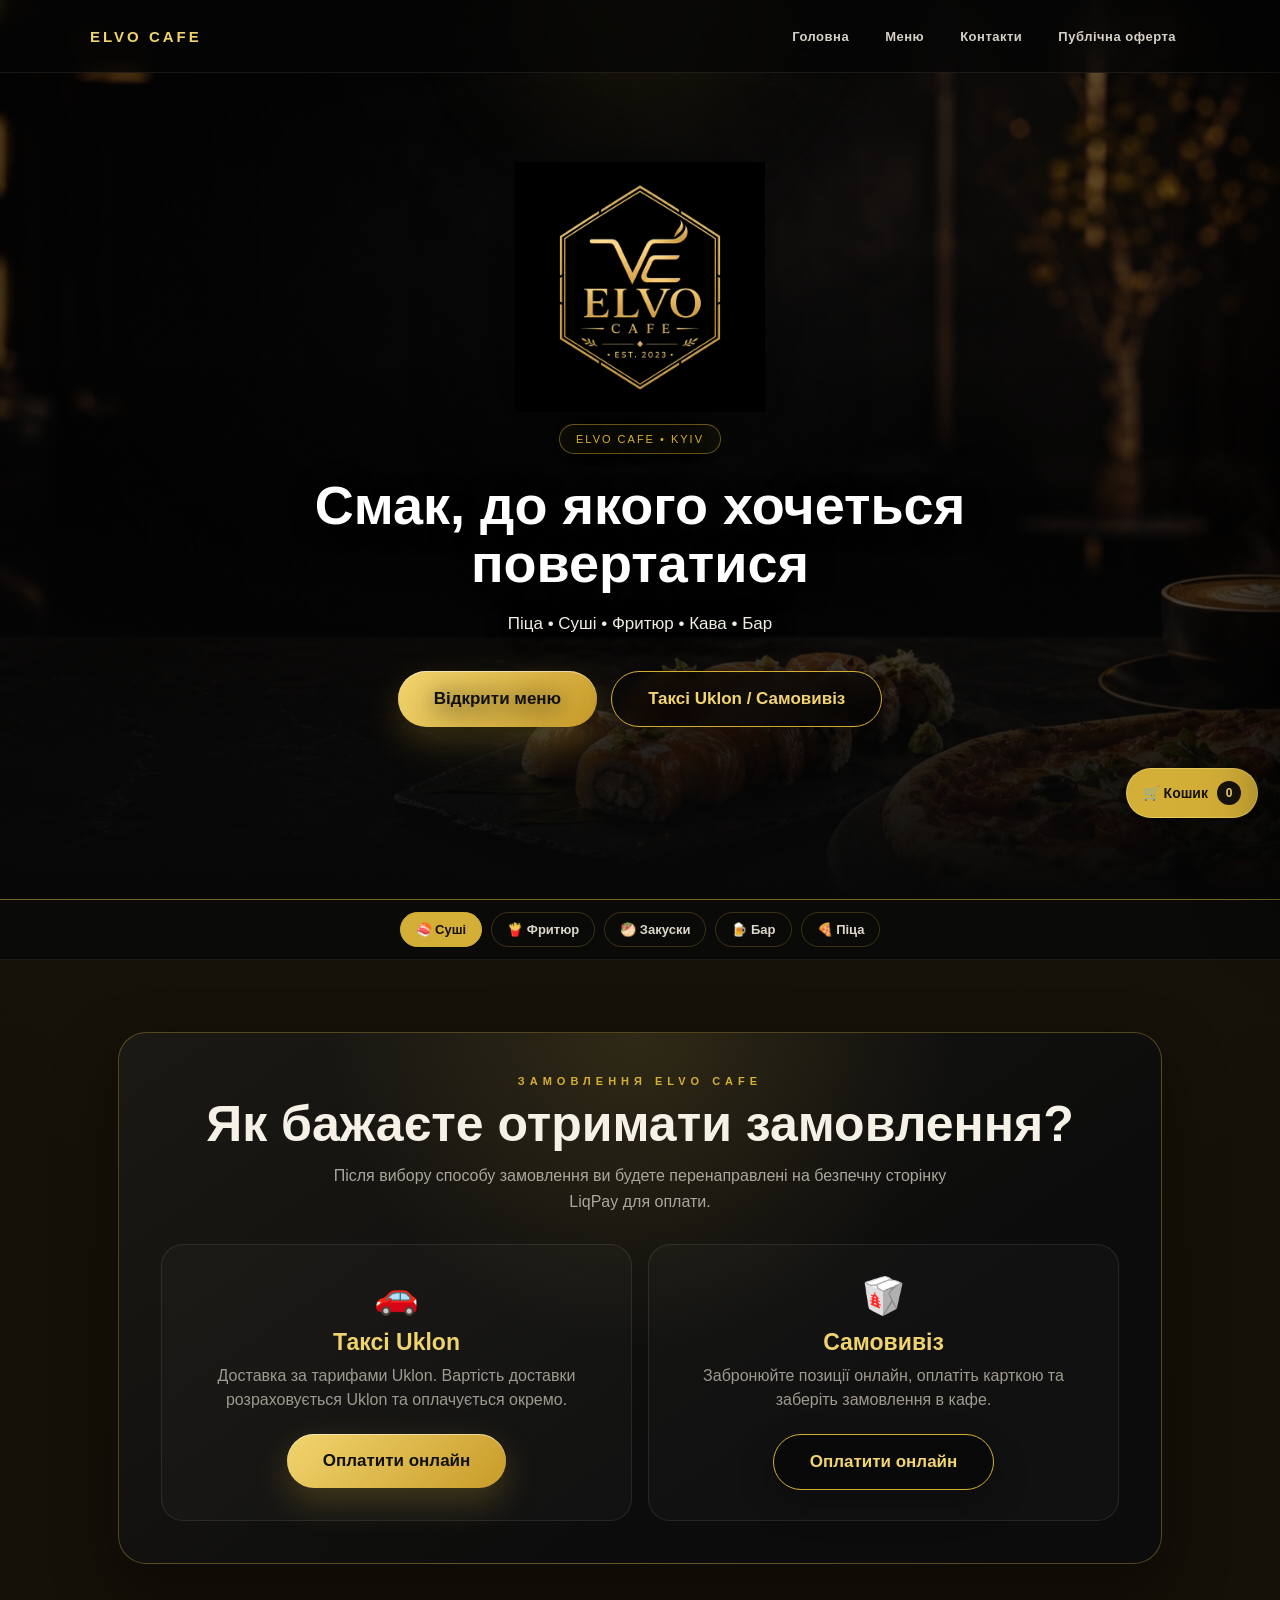
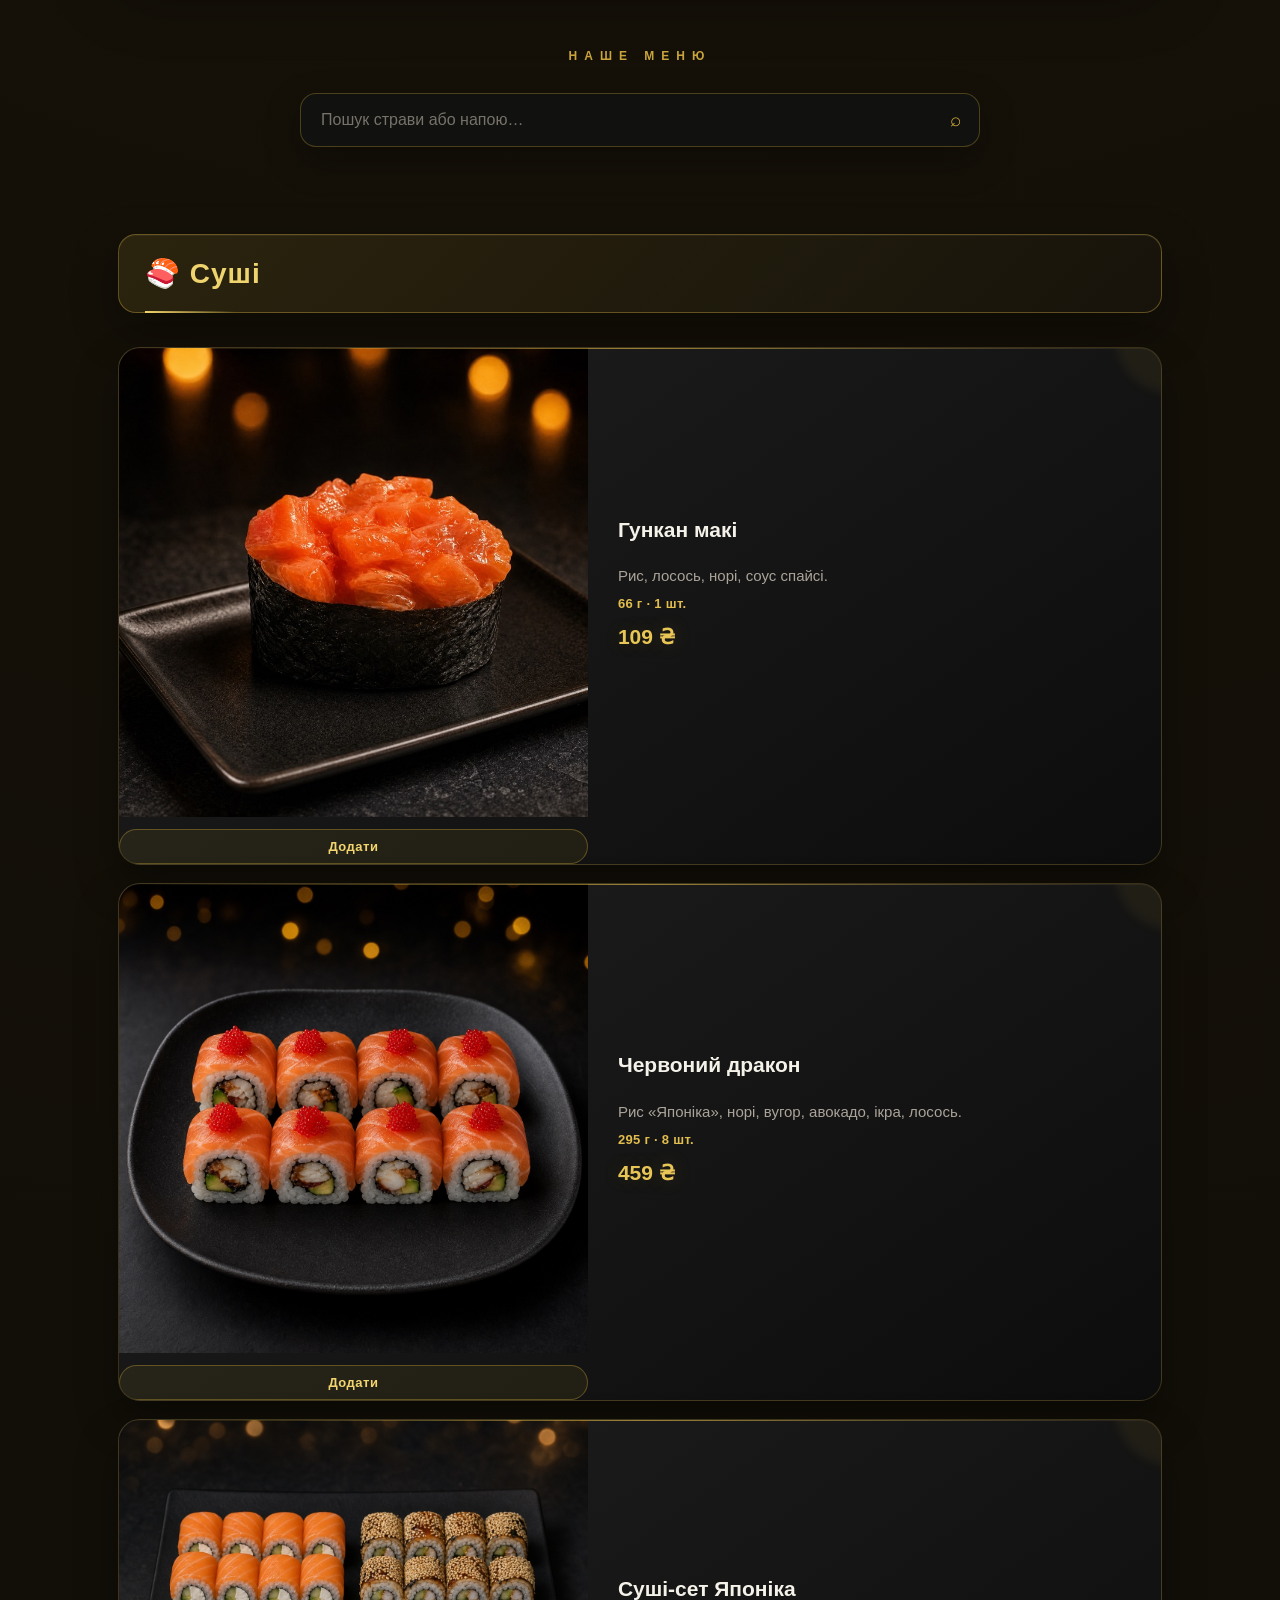
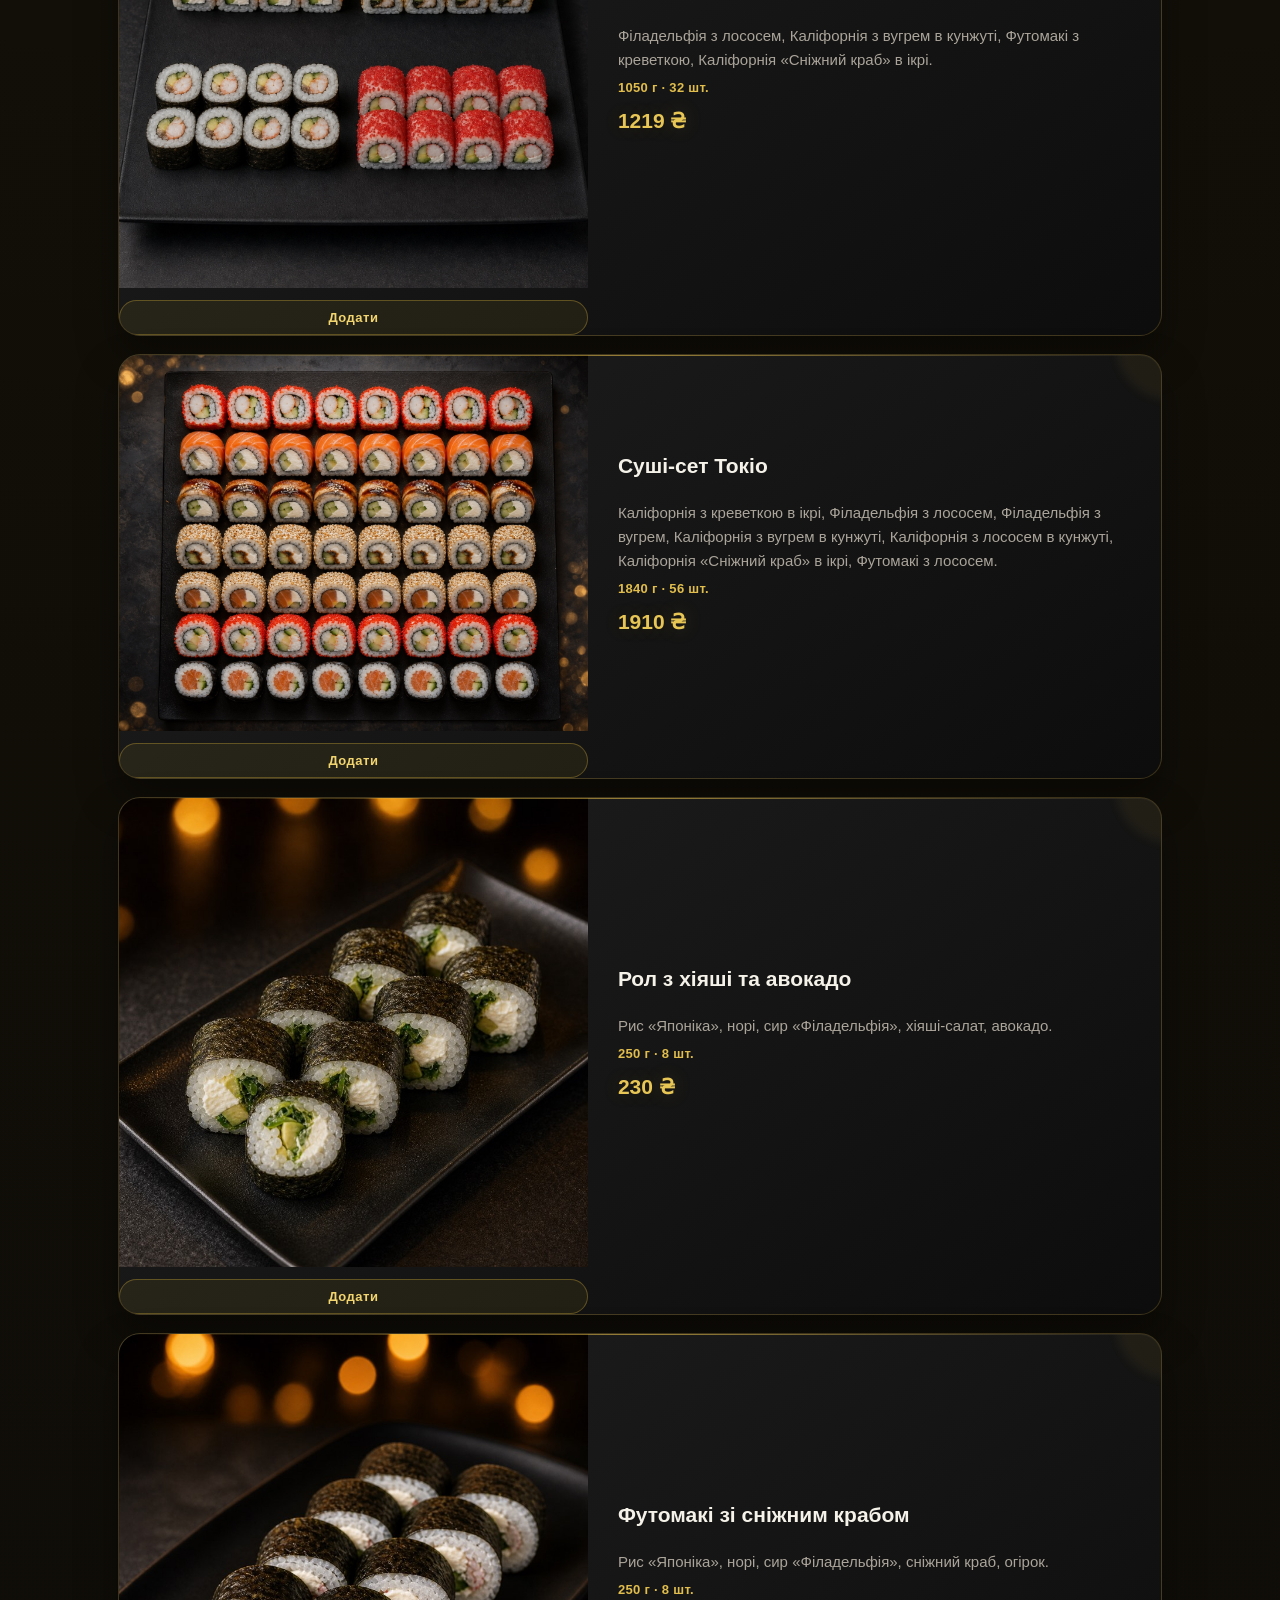
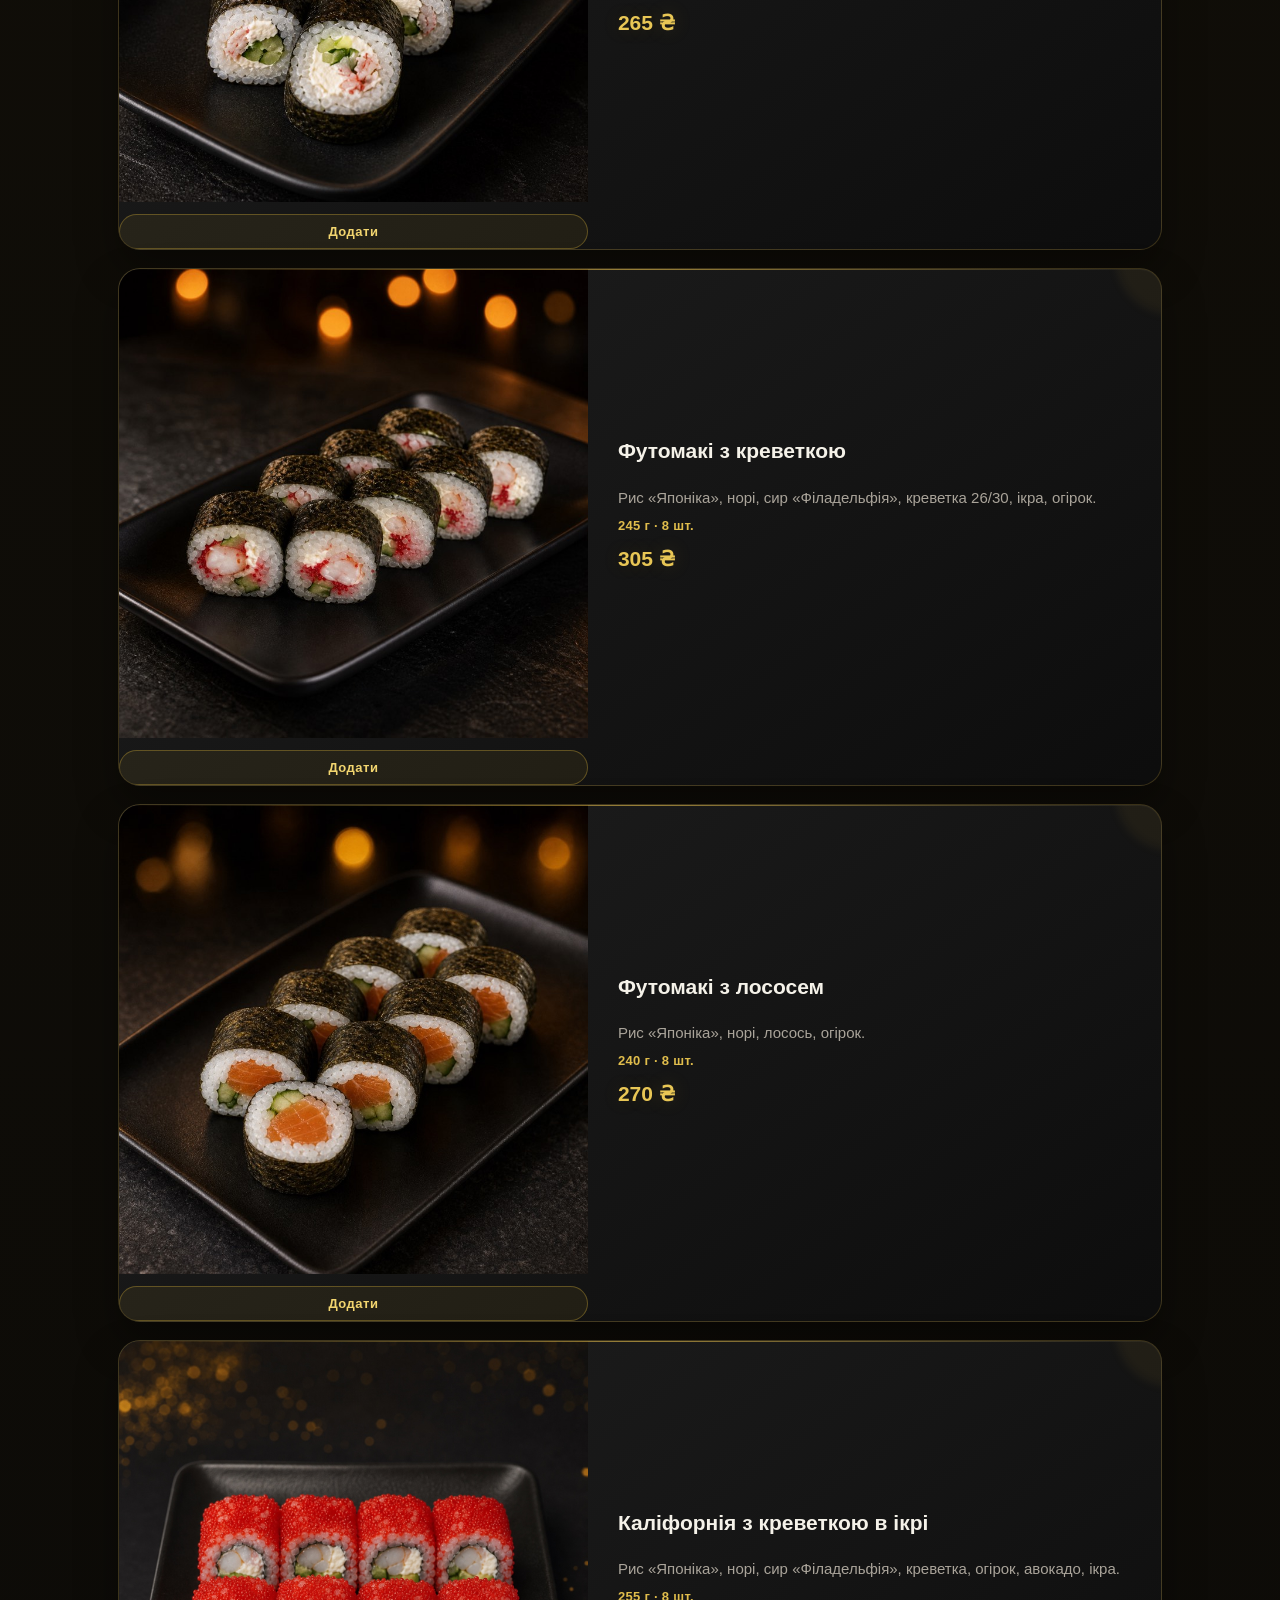
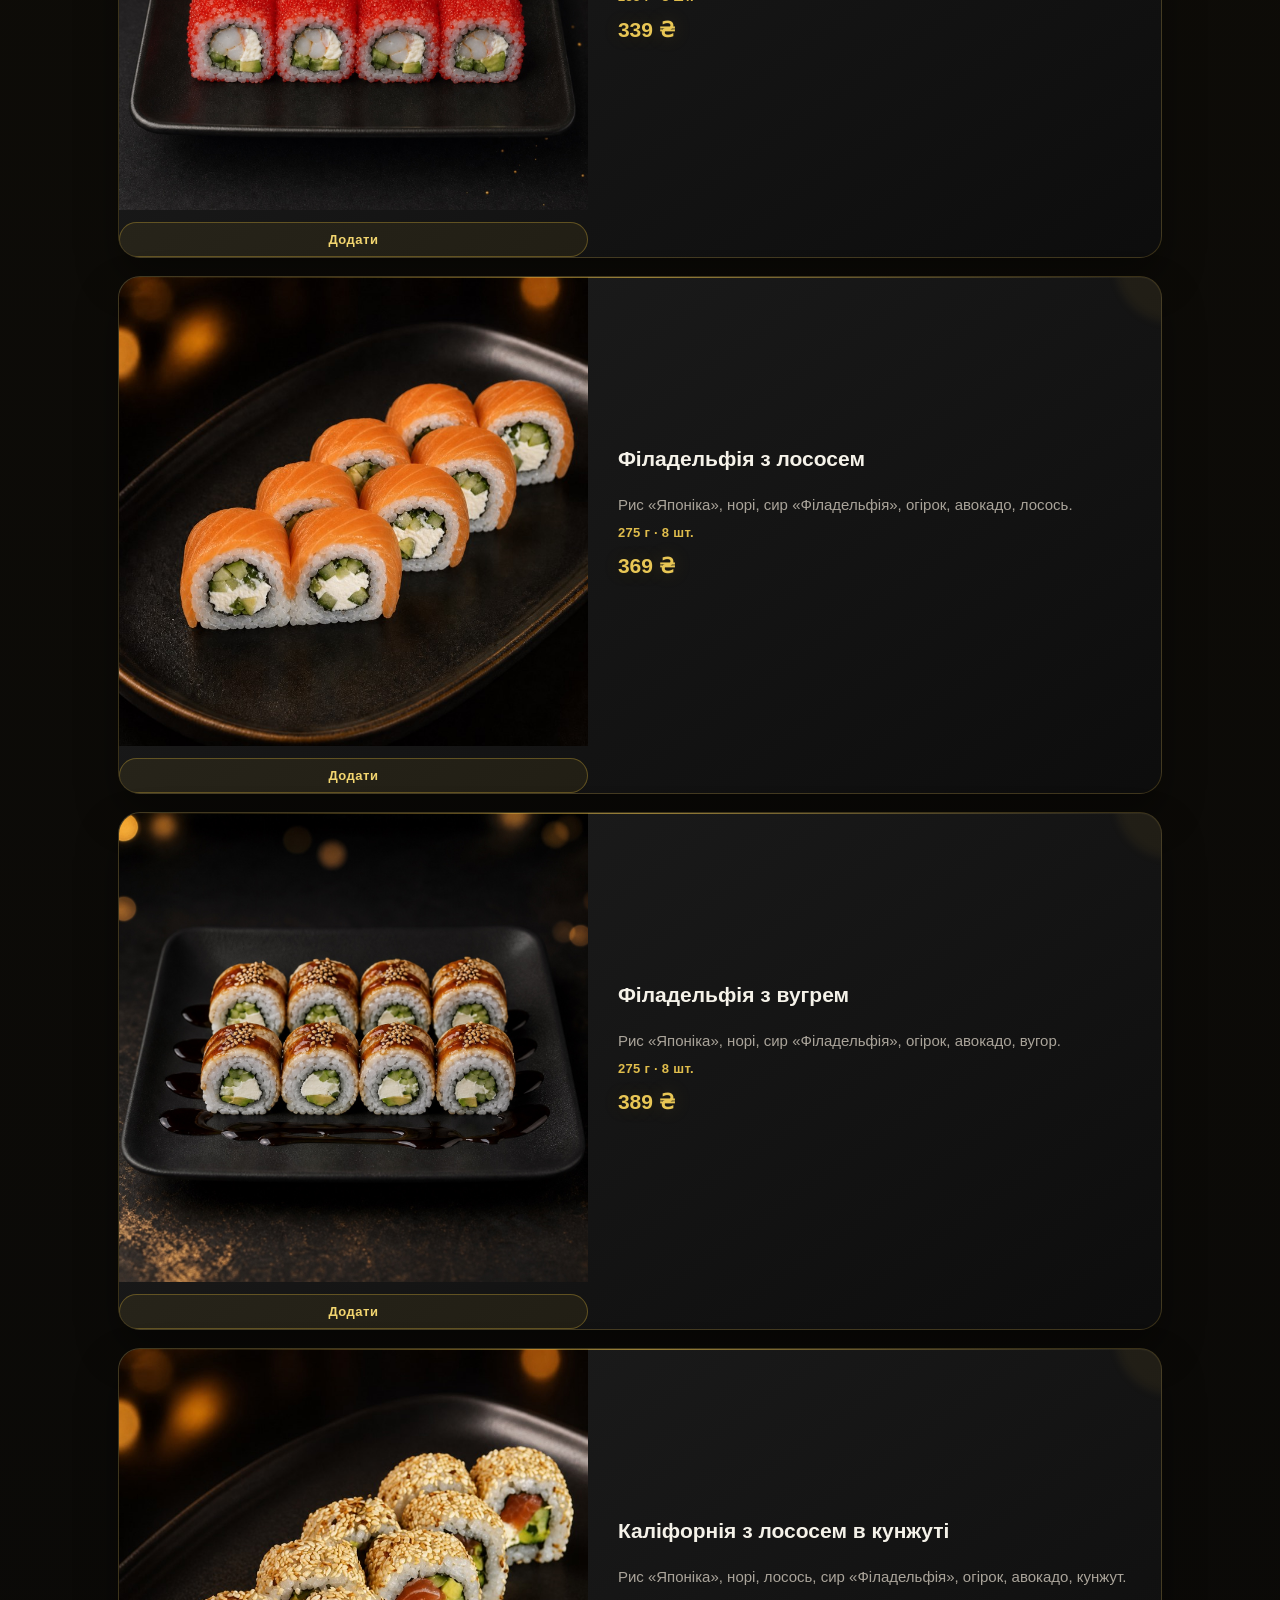
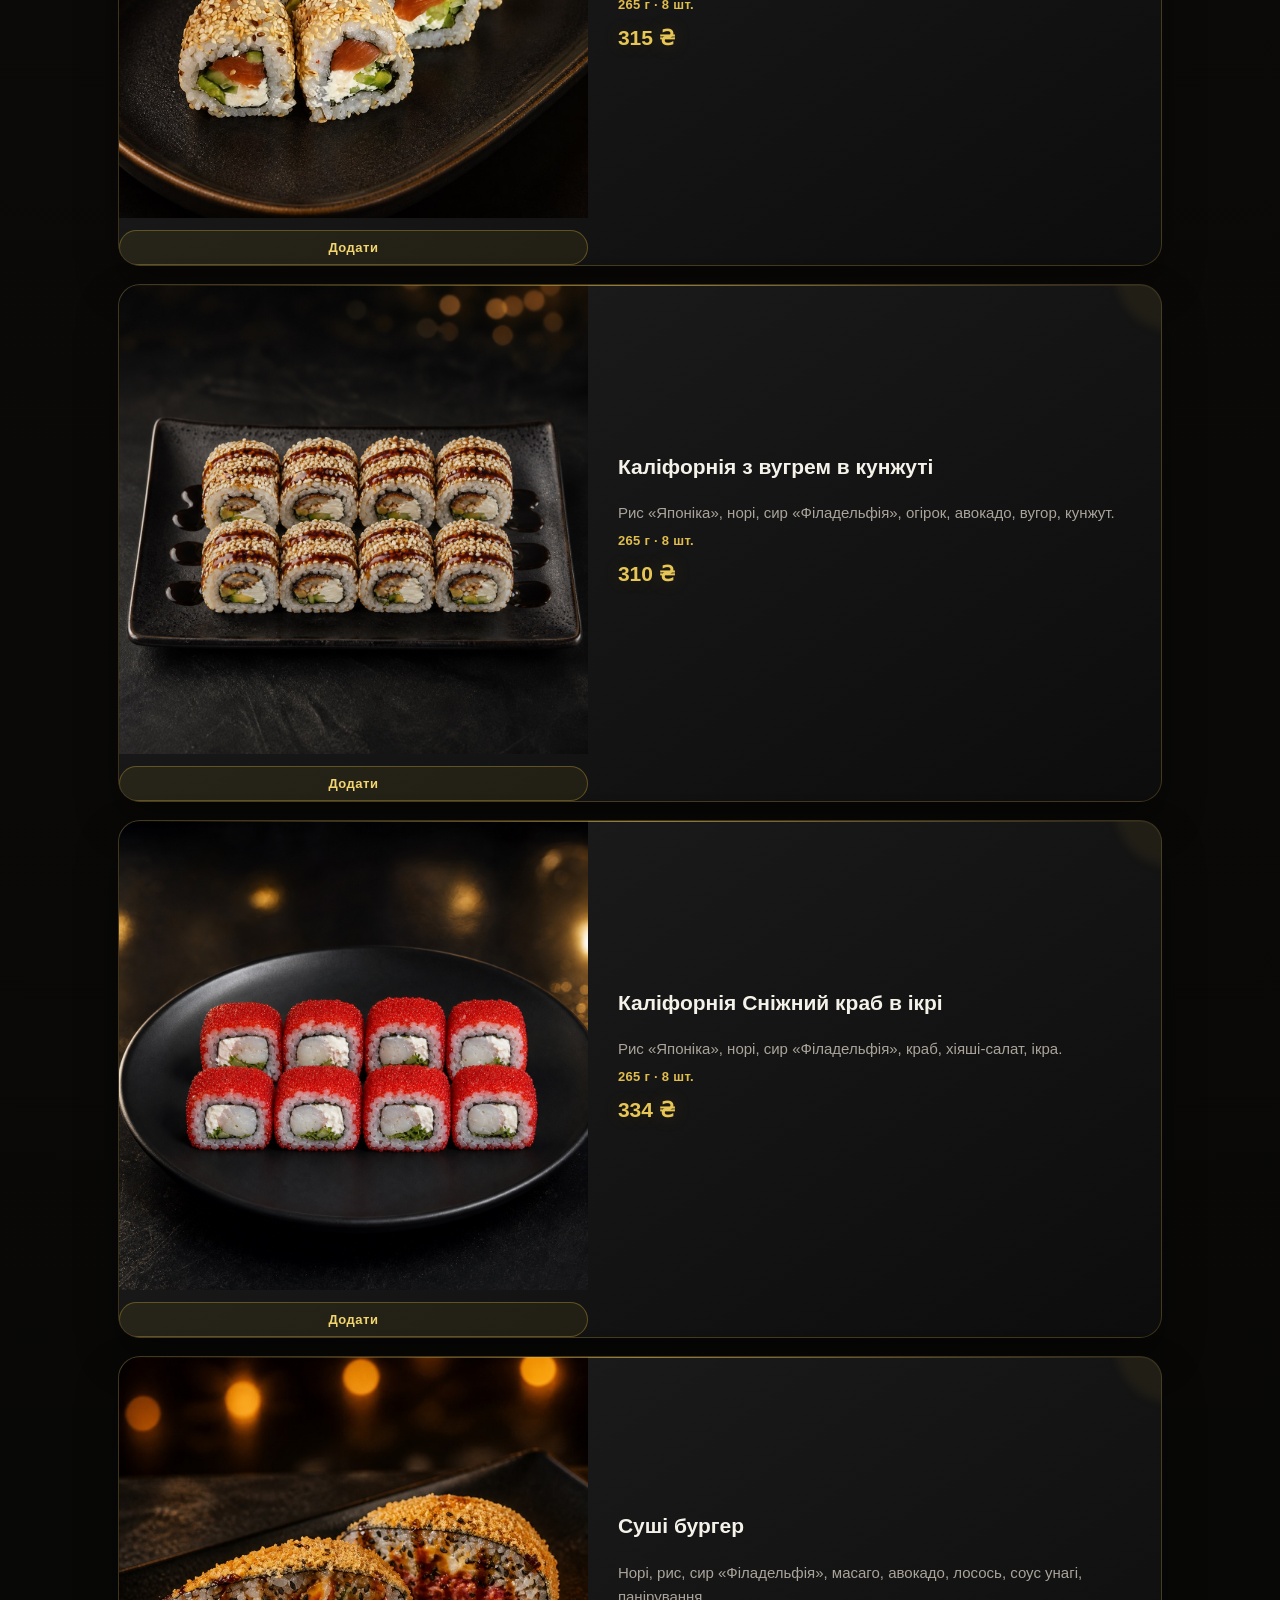
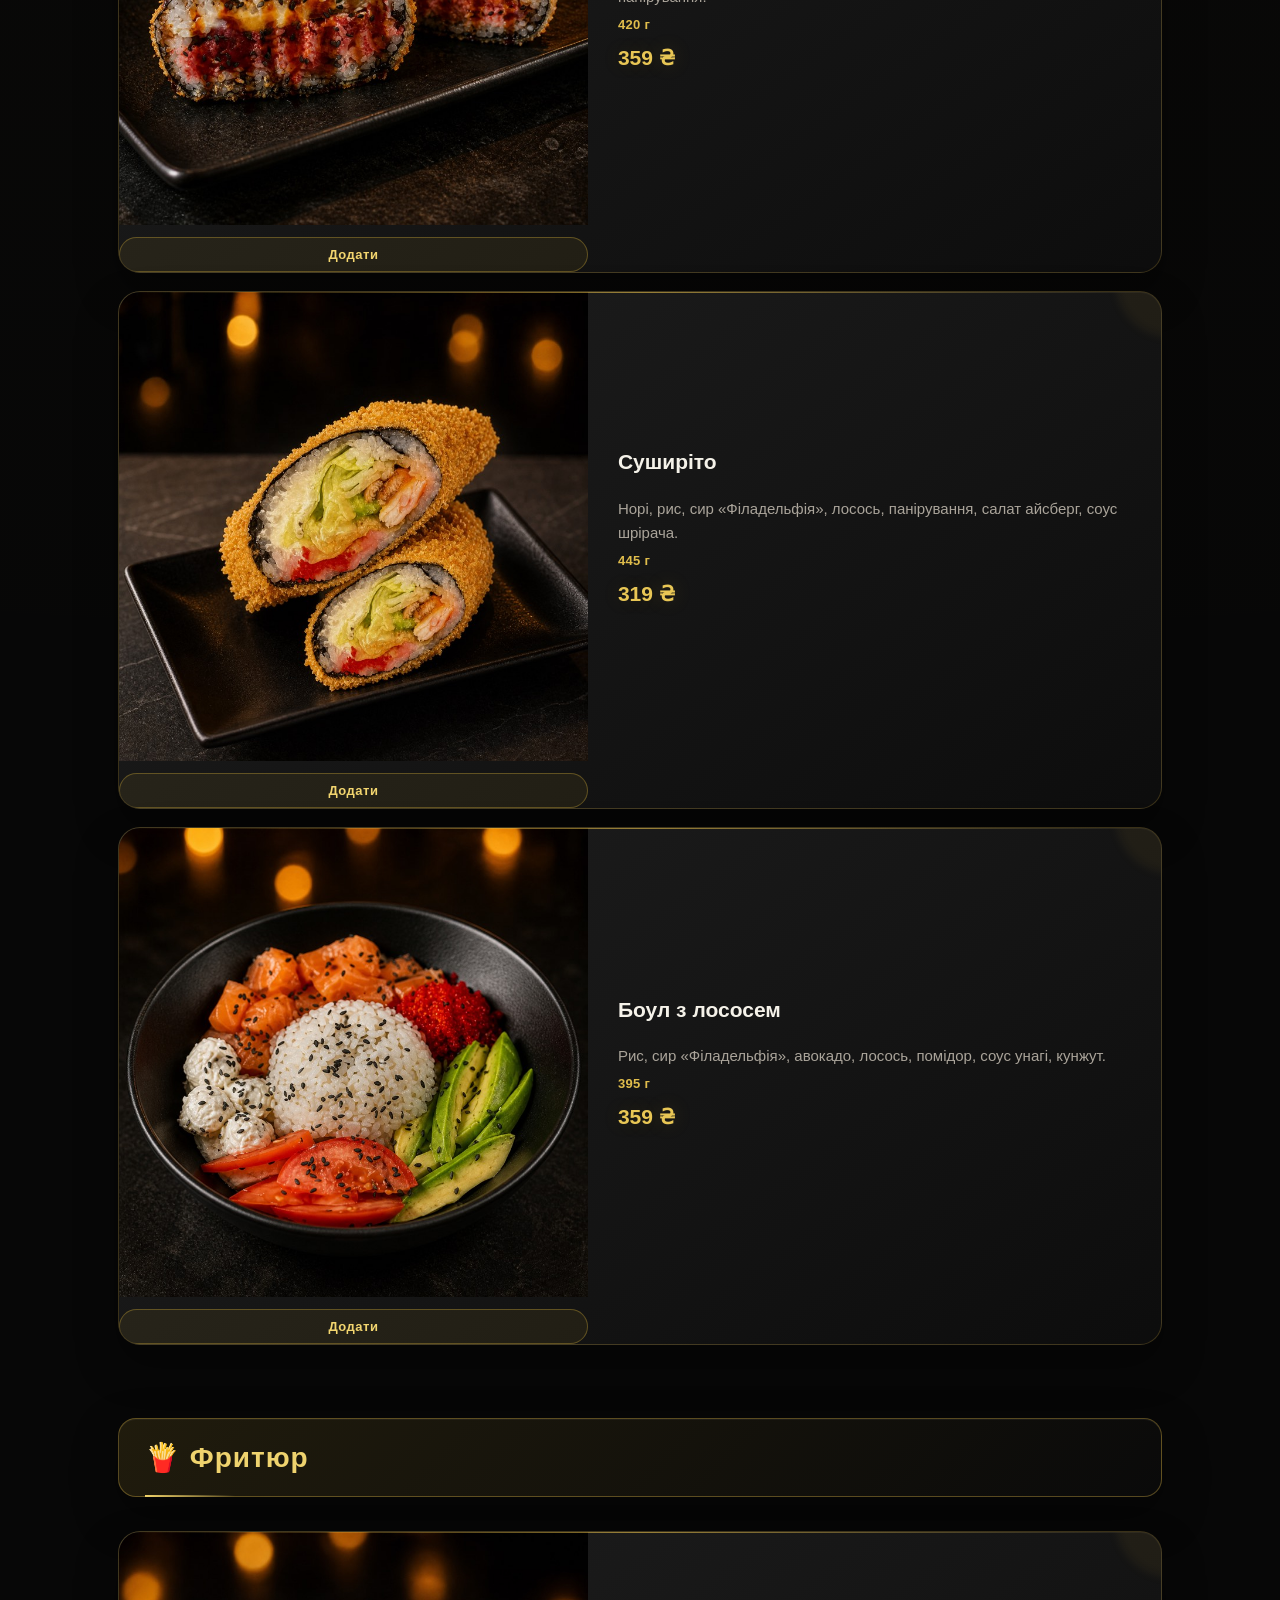
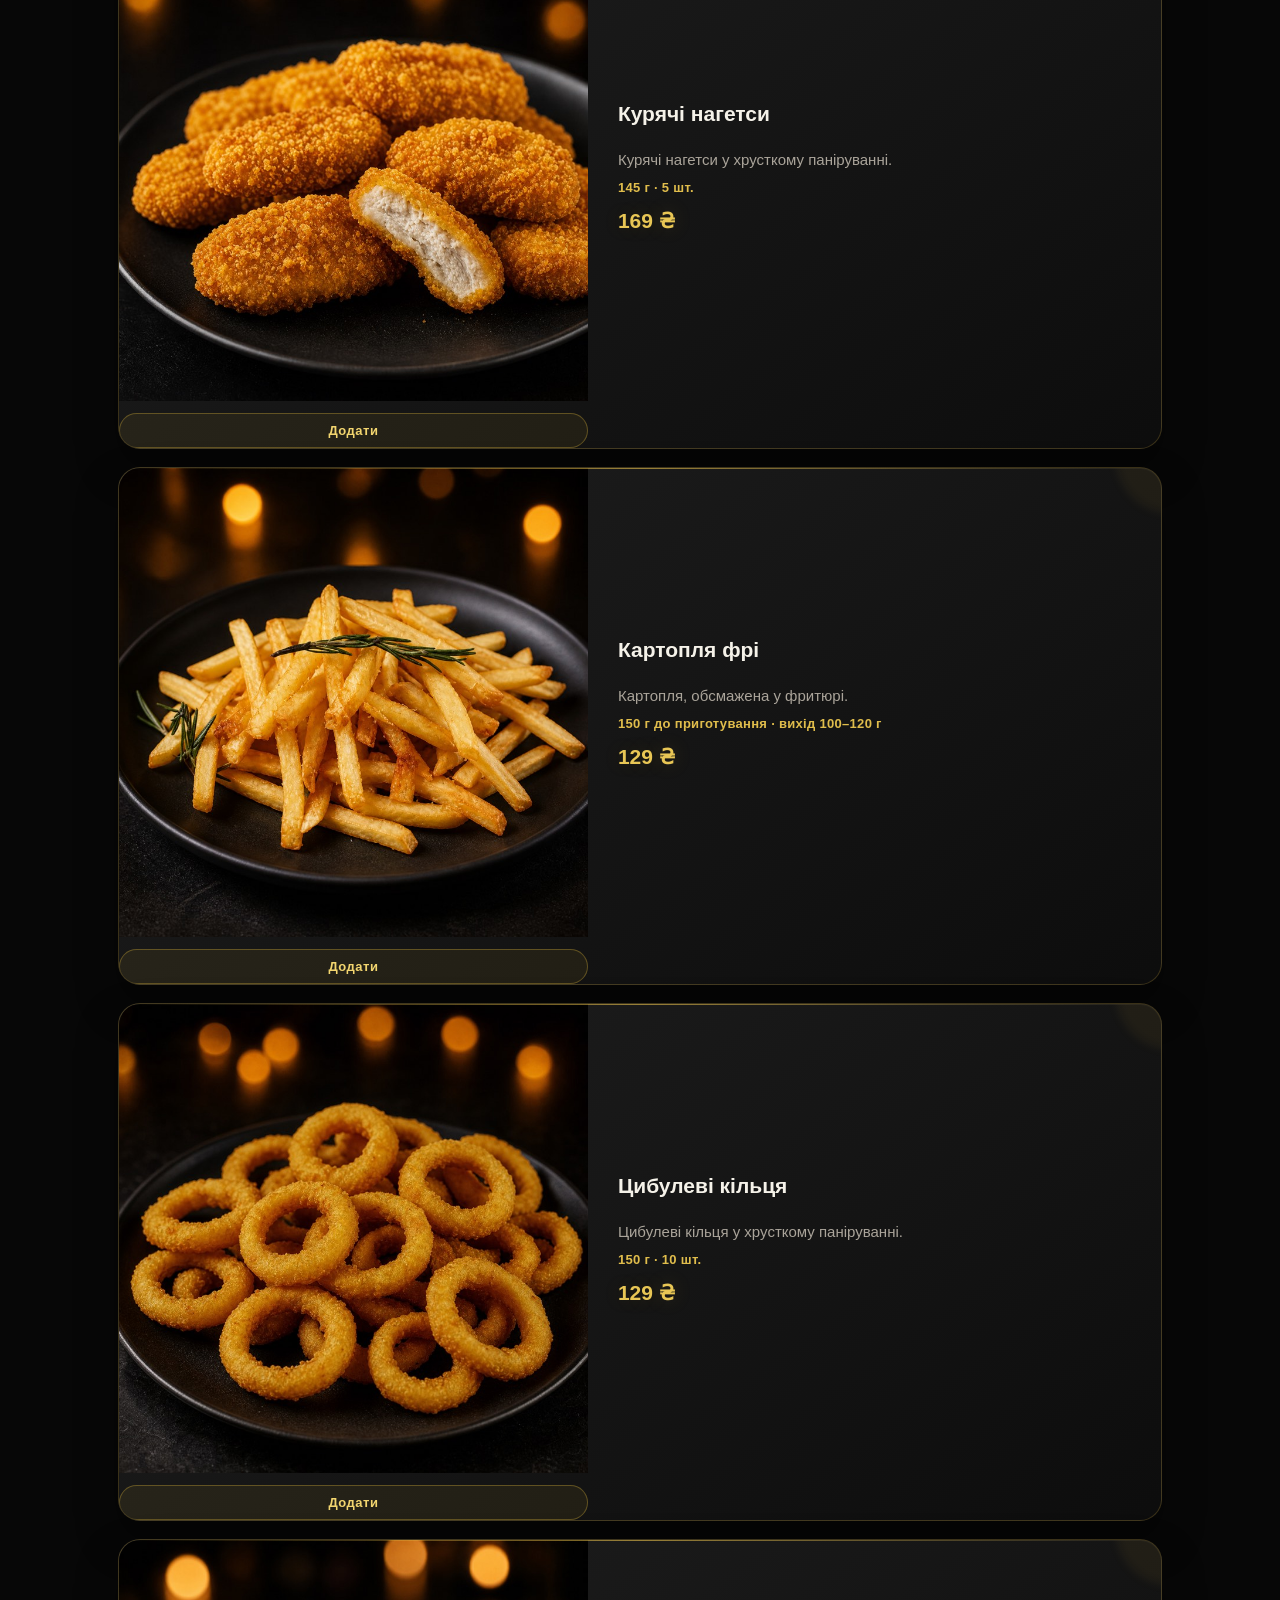
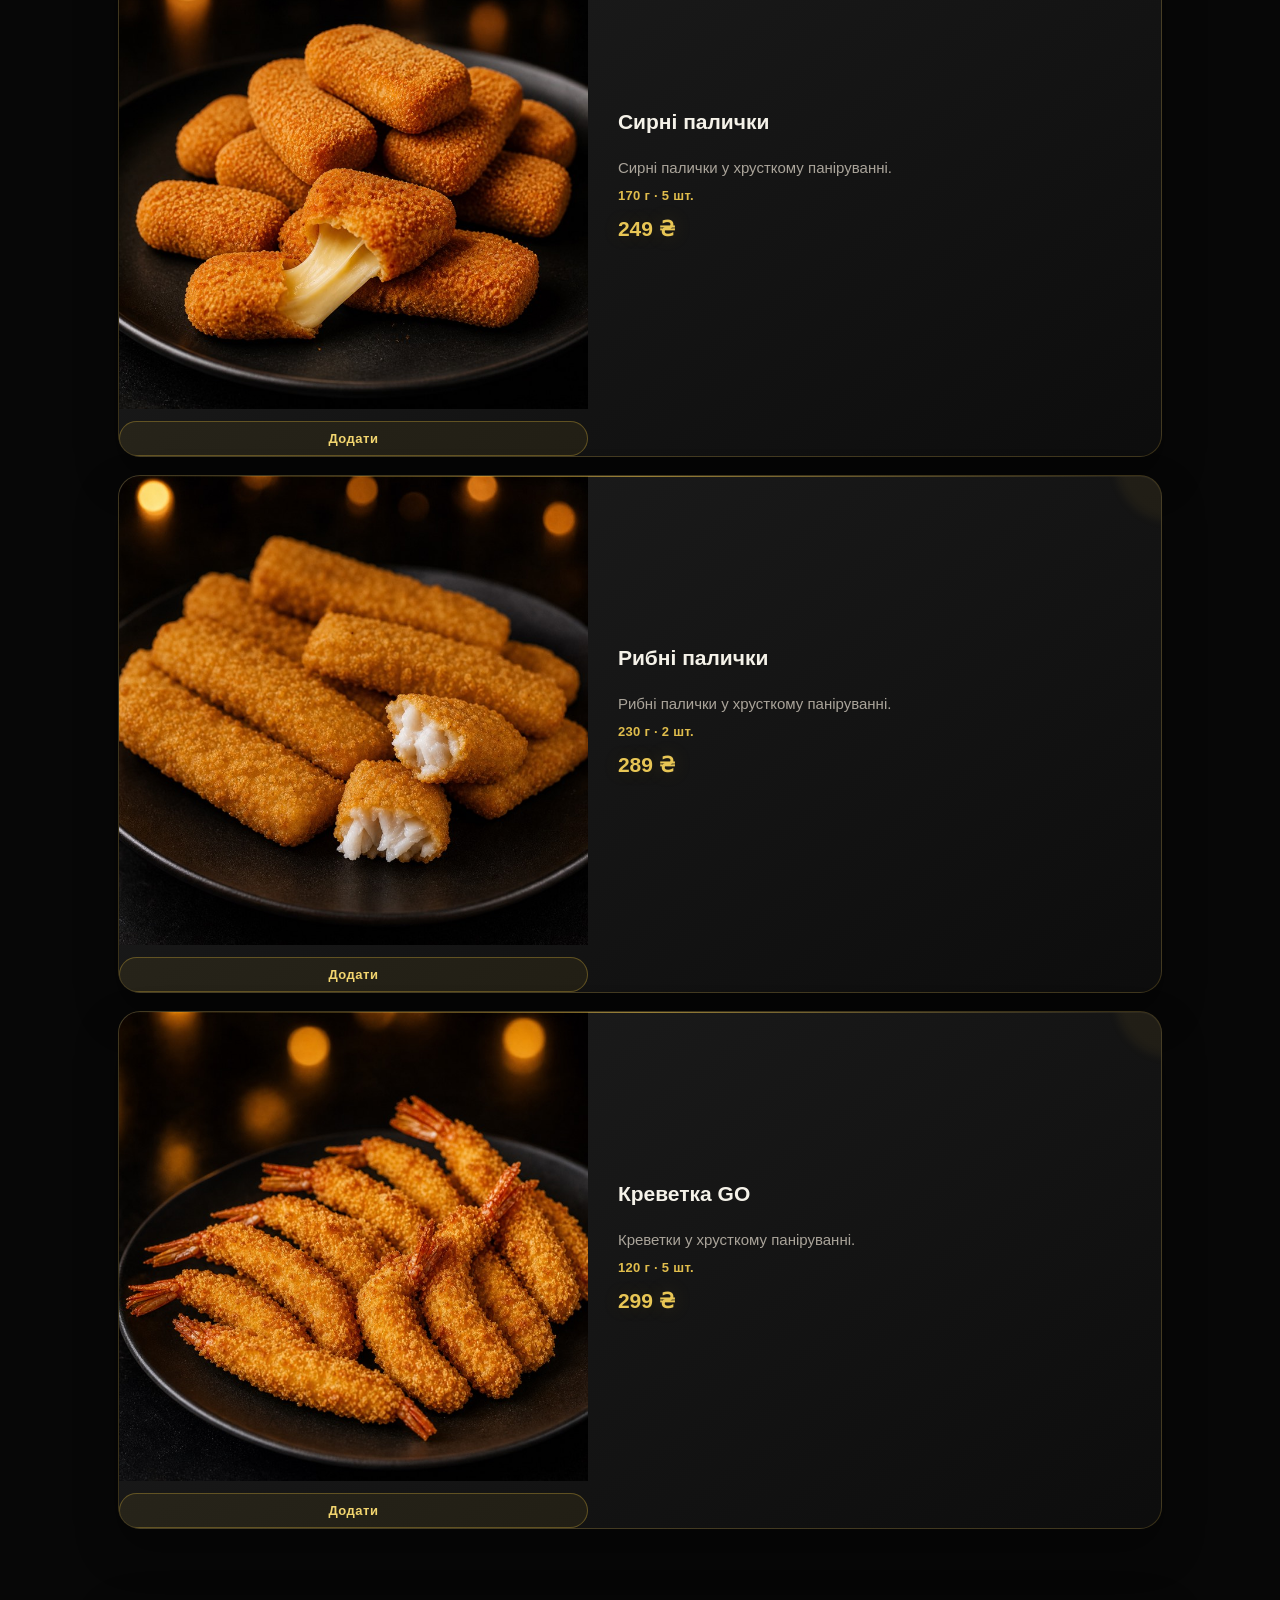
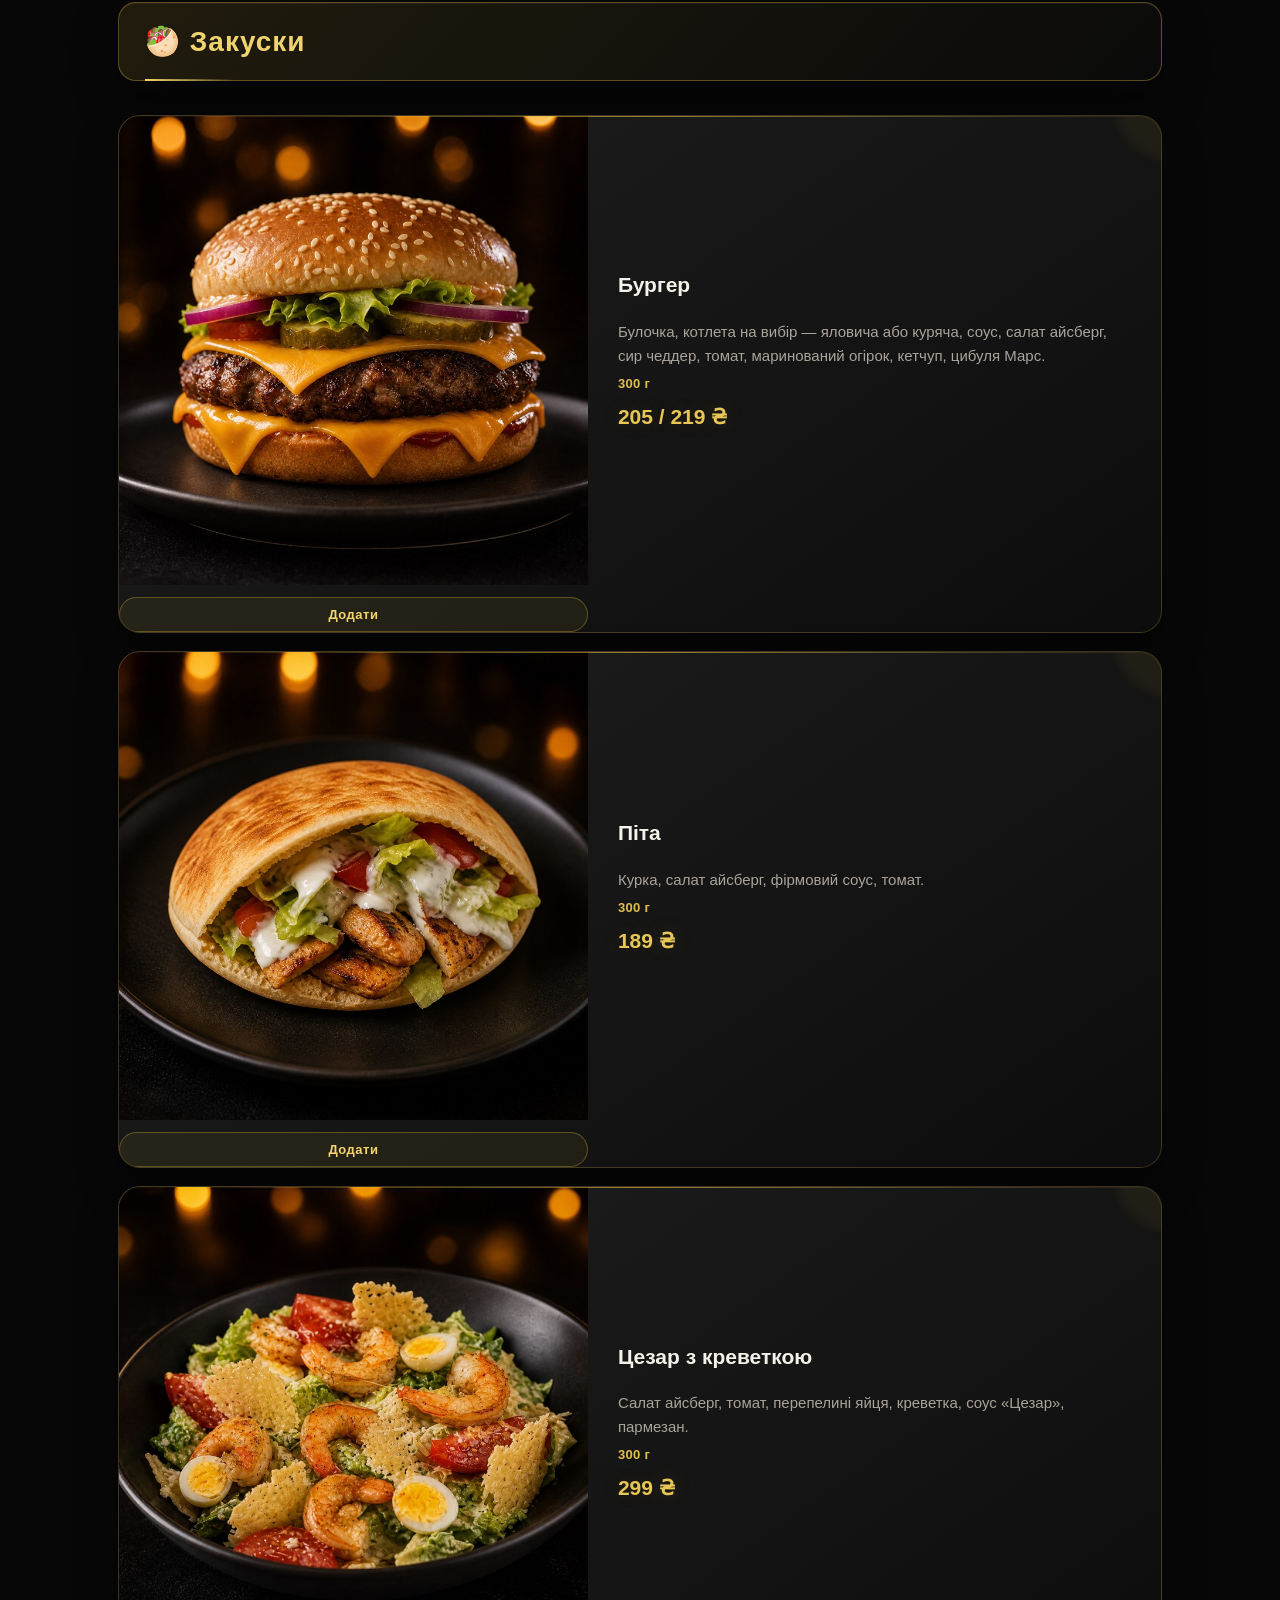
<file: index.html>
<!DOCTYPE html>
<html lang="uk">
<head>
<link rel="manifest" href="elvo-cafe.webmanifest">
<meta charset="UTF-8">
<meta name="viewport" content="width=device-width, initial-scale=1.0">
<meta name="theme-color" content="#070707">
<meta name="description" content="ELVO CAFE у Києві — кава з 07:45, кухня з 10:00, пиво, вино та сидр до 23:00. вул. Урлівська, 11/44.">
<meta property="og:type" content="website">
<meta property="og:locale" content="uk_UA">
<meta property="og:title" content="ELVO CAFE — смак, до якого хочеться повертатися">
<meta property="og:description" content="Піца, суші, закуски, кава та бар на вул. Урлівській, 11/44 у Києві.">
<link rel="icon" type="image/png" href="elvo-logo-web.png">
<title>ELVO CAFE — піца та суші у Києві</title>

<script type="application/ld+json">
{
  "@context": "https://schema.org",
  "@type": "CafeOrCoffeeShop",
  "name": "ELVO CAFE",
  "image": "elvo-logo-web.png",
  "telephone": "+380681284268",
  "servesCuisine": ["Піца", "Суші", "Кава"],
  "priceRange": "₴₴",
  "address": {
    "@type": "PostalAddress",
    "streetAddress": "вул. Урлівська, 11/44",
    "addressLocality": "Київ",
    "addressCountry": "UA"
  },
  "openingHoursSpecification": [{
    "@type": "OpeningHoursSpecification",
    "dayOfWeek": ["Monday", "Tuesday", "Wednesday", "Thursday", "Friday", "Saturday", "Sunday"],
    "opens": "07:45",
    "closes": "23:00"
  }],
  "sameAs": ["https://www.instagram.com/elvocafe_/"]
}
</script>

<style>

*{
margin:0;
padding:0;
box-sizing:border-box;
font-family:-apple-system,BlinkMacSystemFont,"Segoe UI",sans-serif;
}

body{
background:#0f0f0f;
color:white;
}

html{
scroll-behavior:smooth;
scroll-padding-top:90px;
}

.topbar{
position:fixed;
top:0;
left:0;
right:0;
z-index:100;
border-bottom:1px solid rgba(255,255,255,.08);
background:rgba(6,6,6,.76);
backdrop-filter:blur(18px);
-webkit-backdrop-filter:blur(18px);
}

.topbar-inner{
width:min(1100px,calc(100% - 40px));
min-height:72px;
margin:auto;
display:flex;
align-items:center;
justify-content:space-between;
gap:22px;
}

.nav-brand{
color:#efd36e;
font-size:15px;
font-weight:850;
letter-spacing:3px;
text-decoration:none;
white-space:nowrap;
}

.nav-links{
display:flex;
align-items:center;
gap:8px;
list-style:none;
}

.nav-links a{
display:block;
padding:10px 14px;
border-radius:999px;
color:#d6d1c6;
font-size:13px;
font-weight:750;
letter-spacing:.5px;
text-decoration:none;
transition:.2s ease;
}

.nav-links a:hover,
.nav-links a:focus-visible{
color:#17120a;
background:#d4af37;
outline:none;
}

.category-bar{
position:sticky;
top:72px;
z-index:80;
overflow-x:auto;
scrollbar-width:none;
border-bottom:1px solid rgba(255,255,255,.07);
background:rgba(10,10,10,.92);
backdrop-filter:blur(16px);
-webkit-backdrop-filter:blur(16px);
}

.category-bar::-webkit-scrollbar{display:none;}

.category-bar-inner{
width:max-content;
min-width:100%;
padding:12px 20px;
display:flex;
justify-content:center;
gap:9px;
}

.category-bar a{
padding:9px 15px;
border:1px solid rgba(212,175,55,.24);
border-radius:999px;
color:#ddd7ca;
font-size:13px;
font-weight:750;
white-space:nowrap;
text-decoration:none;
transition:.2s ease;
}

.category-bar a:hover,
.category-bar a:focus-visible,
.category-bar a.active{
color:#17120a;
border-color:#d4af37;
background:#d4af37;
outline:none;
}

.back-to-top{
position:fixed;
right:22px;
bottom:22px;
z-index:90;
width:48px;
height:48px;
display:grid;
place-items:center;
border:1px solid rgba(212,175,55,.65);
border-radius:50%;
background:rgba(8,8,8,.84);
color:#efd36e;
font-size:22px;
line-height:1;
text-decoration:none;
box-shadow:0 14px 34px rgba(0,0,0,.42);
backdrop-filter:blur(12px);
opacity:0;
visibility:hidden;
transform:translateY(12px);
transition:.25s ease;
}

.back-to-top.visible{
opacity:1;
visibility:visible;
transform:translateY(0);
}

.back-to-top:hover,
.back-to-top:focus-visible{
color:#151109;
background:#d4af37;
outline:none;
}

.mobile-actions{display:none;}

header{
min-height:100svh;
padding:64px 20px 74px;
text-align:center;
background:
linear-gradient(180deg,rgba(4,4,4,.38),rgba(4,4,4,.55) 58%,#070707 100%),
linear-gradient(90deg,rgba(3,3,3,.45),rgba(3,3,3,.08),rgba(3,3,3,.28)),
url("elvo-hero-v1.jpg") center 58% / cover no-repeat;
border-bottom:1px solid rgba(212,175,55,.55);
position:relative;
overflow:hidden;
display:flex;
flex-direction:column;
align-items:center;
justify-content:center;
}

header::before{
content:"";
position:absolute;
width:260px;
height:260px;
background:rgba(212,175,55,.10);
border-radius:50%;
filter:blur(60px);
top:-150px;
left:50%;
transform:translateX(-50%);
}

.logo{
width:min(250px,54vw);
aspect-ratio:1;
margin:0 auto 12px;
display:flex;
align-items:center;
justify-content:center;
position:relative;
z-index:1;
filter:drop-shadow(0 24px 44px rgba(0,0,0,.55));
}

.logo img{
width:100%;
height:100%;
display:block;
object-fit:contain;
}

h1{
font-size:clamp(38px,8vw,58px);
letter-spacing:5px;
color:#e7c65c;
text-shadow:0 4px 25px rgba(212,175,55,.20);
}

.est{
margin-top:9px;
letter-spacing:7px;
font-size:12px;
color:#8b8b8b;
}

.header-subtitle{
margin-top:22px;
color:#d4af37;
font-size:12px;
letter-spacing:3px;
}

.hero{
padding:0 24px;
text-align:center;
position:relative;
z-index:1;
text-shadow:0 3px 24px rgba(0,0,0,.95);
}

.hero-badge{
display:inline-block;
padding:8px 16px;
border:1px solid rgba(212,175,55,.45);
border-radius:999px;
font-size:11px;
letter-spacing:2px;
color:#d4af37;
margin-bottom:22px;
background:rgba(212,175,55,.05);
}

.hero h2{
max-width:720px;
margin:0 auto 18px;
font-size:clamp(32px,7vw,54px);
line-height:1.08;
font-weight:750;
}

.hero p{
color:#f0ece3;
line-height:1.7;
font-size:17px;
}

.hero-actions{
display:flex;
justify-content:center;
gap:14px;
flex-wrap:wrap;
}

.button{
display:inline-flex;
align-items:center;
justify-content:center;
margin-top:32px;
background:linear-gradient(135deg,#f2d56f,#c89b28);
color:#111;
padding:17px 36px;
border-radius:999px;
text-decoration:none;
font-weight:800;
font-size:17px;
box-shadow:
0 14px 35px rgba(212,175,55,.24),
inset 0 1px 0 rgba(255,255,255,.50);
transition:.25s ease;
}

.button:hover{
transform:translateY(-3px);
box-shadow:0 20px 45px rgba(212,175,55,.34);
}

.button.secondary{
background:rgba(5,5,5,.58);
color:#f2d56f;
border:1px solid #d4af37;
box-shadow:0 14px 35px rgba(0,0,0,.30);
backdrop-filter:blur(10px);
}

.order-chooser{
max-width:1100px;
margin:0 auto;
padding:72px 28px 10px;
}

.order-panel{
padding:42px;
border:1px solid rgba(216,177,67,.34);
border-radius:28px;
background:radial-gradient(circle at 50% 0%,rgba(212,175,55,.14),transparent 42%),linear-gradient(145deg,#1b1914,#0c0c0c 68%);
box-shadow:0 26px 65px rgba(0,0,0,.38);
text-align:center;
}

.order-kicker{color:#d4af37;font-size:11px;font-weight:800;letter-spacing:5px;text-transform:uppercase;}
.order-chooser h2{margin:10px 0 12px;font-size:clamp(32px,6vw,50px);line-height:1.08;color:#f5f1e7;}
.order-copy{max-width:650px;margin:0 auto 28px;color:#aaa69c;font-size:16px;line-height:1.65;}
.payment-status{max-width:650px;margin:0 auto 22px;padding:12px 18px;border:1px solid rgba(212,175,55,.30);border-radius:12px;background:rgba(212,175,55,.08);color:#f0dd9b;font-size:14px;font-weight:700;display:none;}
.payment-status:not(:empty){display:block;}
.payment-status.error{border-color:rgba(255,120,120,.35);background:rgba(120,20,20,.15);color:#f7b5b5;}
.order-grid{display:grid;grid-template-columns:repeat(2,minmax(0,1fr));gap:16px;}
.order-option{padding:30px 24px;border:1px solid rgba(255,255,255,.09);border-radius:22px;background:rgba(255,255,255,.025);}
.order-icon{display:block;margin-bottom:12px;font-size:36px;}
.order-option h3{margin-bottom:8px;color:#efd36e;font-size:23px;}
.order-option p{min-height:48px;color:#9f9a90;line-height:1.5;}
.order-option .button{margin-top:22px;min-width:210px;}

section{
max-width:900px;
margin:auto;
padding:55px 20px;
}

.title{
font-size:30px;
color:#e5c558;
margin:35px 0 22px;
padding-bottom:13px;
border-bottom:1px solid rgba(212,175,55,.25);
}

.card{
background:linear-gradient(145deg,#191919,#111);
padding:20px 22px;
border-radius:20px;
margin-bottom:14px;
border:1px solid rgba(212,175,55,.14);
box-shadow:0 12px 30px rgba(0,0,0,.26);
transition:.2s ease;
}

.card:hover{
transform:translateY(-2px);
border-color:rgba(212,175,55,.45);
}

.name{
font-size:20px;
font-weight:700;
margin-bottom:9px;
}

.price{
color:#e0bd4c;
font-size:21px;
font-weight:800;
}

footer{
padding:54px 20px 26px;
color:#a39e93;
border-top:1px solid rgba(212,175,55,.16);
background:#050505;
}
.footer-inner{width:min(1100px,100%);margin:auto;display:grid;grid-template-columns:1.35fr 1fr 1fr;gap:36px;}
.footer-brand{color:#efd36e;font-size:22px;font-weight:850;letter-spacing:4px;}
.footer-est{margin-top:8px;color:#777268;font-size:11px;letter-spacing:4px;}
.footer-text{max-width:360px;margin-top:18px;line-height:1.7;}
.footer-title{margin-bottom:15px;color:#d4af37;font-size:11px;font-weight:800;letter-spacing:2.5px;text-transform:uppercase;}
.footer-links{display:grid;gap:10px;list-style:none;}
.footer-links a{color:#bbb5a9;text-decoration:none;line-height:1.5;}
.footer-links a:hover,.footer-links a:focus-visible{color:#efd36e;outline:none;}
.footer-bottom{width:min(1100px,100%);margin:40px auto 0;padding-top:20px;border-top:1px solid rgba(255,255,255,.07);display:flex;justify-content:space-between;gap:16px;color:#66625b;font-size:12px;}

#menu{
display:grid;
grid-template-columns:repeat(2,minmax(0,1fr));
gap:16px;
}

#menu .title{
grid-column:1 / -1;
}

#menu .card{
margin-bottom:0;
}

@media(max-width:700px){
.order-chooser{padding:48px 16px 4px;}
.order-panel{padding:30px 18px;border-radius:22px;}
.order-grid{grid-template-columns:1fr;}
.order-option{padding:25px 18px;}
.order-option .button{width:100%;min-width:0;}

.footer-inner{grid-template-columns:1fr;gap:30px;}
.footer-bottom{margin-top:32px;flex-direction:column;}

body{padding-bottom:72px;}
.back-to-top{right:14px;bottom:84px;width:44px;height:44px;}
.mobile-actions{position:fixed;left:10px;right:10px;bottom:10px;z-index:95;display:grid;grid-template-columns:repeat(3,1fr);gap:5px;padding:6px;border:1px solid rgba(212,175,55,.28);border-radius:18px;background:rgba(7,7,7,.92);box-shadow:0 16px 45px rgba(0,0,0,.56);backdrop-filter:blur(18px);-webkit-backdrop-filter:blur(18px);}
.mobile-actions a{display:grid;place-items:center;min-height:48px;padding:7px 5px;border-radius:13px;color:#d9d3c7;font-size:11px;font-weight:800;text-align:center;text-decoration:none;}
.mobile-actions a:first-child{color:#17120a;background:linear-gradient(135deg,#f2d56f,#c89b28);}
.mobile-actions a:hover,.mobile-actions a:focus-visible{color:#17120a;background:#d4af37;outline:none;}

.category-bar{top:64px;}
.category-bar-inner{justify-content:flex-start;padding:10px 12px;}
.category-bar a{padding:8px 12px;font-size:12px;}

.topbar-inner{
width:calc(100% - 24px);
min-height:64px;
gap:8px;
}

.nav-brand{
font-size:12px;
letter-spacing:1.8px;
}

.nav-links{
gap:2px;
}

.nav-links a{
padding:9px 8px;
font-size:11px;
}

header{
min-height:100svh;
padding:48px 16px 58px;
background-position:63% center;
}

.logo{
width:min(205px,52vw);
}

.hero-actions{
flex-direction:column;
align-items:stretch;
}

.button{
min-width:min(300px,82vw);
margin-top:24px;
}

.button.secondary{
margin-top:0;
}

#menu{
grid-template-columns:1fr;
}

#menu .title{
grid-column:auto;
}
}

/* PREMIUM MENU */

body{
background:
radial-gradient(circle at 50% 0%,rgba(164,119,22,.10),transparent 34%),
#070707;
}

#menu{
max-width:1100px;
padding:75px 28px 90px;
gap:18px;
position:relative;
}

#menu::before{
content:"НАШЕ МЕНЮ";
grid-column:1 / -1;
display:block;
text-align:center;
font-size:12px;
font-weight:700;
letter-spacing:7px;
color:#c9a43c;
margin-bottom:12px;
}

.menu-search{
grid-column:1 / -1;
position:relative;
max-width:680px;
width:100%;
margin:0 auto 14px;
}

.menu-search input{
width:100%;
padding:17px 52px 17px 20px;
border:1px solid rgba(212,175,55,.30);
border-radius:16px;
background:rgba(18,18,18,.92);
color:#f5f2e9;
font:inherit;
font-size:16px;
box-shadow:0 14px 36px rgba(0,0,0,.28);
outline:none;
transition:.2s ease;
}

.menu-search input::placeholder{color:#77736a;}
.menu-search input:focus{border-color:#d4af37;box-shadow:0 0 0 3px rgba(212,175,55,.10),0 14px 36px rgba(0,0,0,.28);}
.menu-search-icon{position:absolute;right:19px;top:50%;transform:translateY(-50%);color:#d4af37;font-size:19px;pointer-events:none;}
.search-status{grid-column:1 / -1;text-align:center;color:#aaa49a;font-size:14px;}
.search-status:empty{display:none;}
.card.search-hidden{display:none!important;}

#menu .title{
grid-column:1 / -1;
position:relative;
margin:55px 0 16px;
padding:22px 26px;
border:1px solid rgba(218,180,71,.36);
border-radius:18px;
background:
linear-gradient(135deg,rgba(212,175,55,.12),rgba(255,255,255,.015));
box-shadow:
inset 0 1px 0 rgba(255,255,255,.05),
0 18px 45px rgba(0,0,0,.36);
font-size:28px;
font-weight:800;
letter-spacing:1px;
color:#efd36e;
}

#menu .title::after{
content:"";
position:absolute;
left:26px;
bottom:-1px;
width:90px;
height:2px;
background:linear-gradient(90deg,#f2d46b,transparent);
}

#menu .card{
min-height:112px;
display:flex;
flex-direction:column;
justify-content:center;
position:relative;
overflow:hidden;
padding:25px 26px;
border-radius:22px;
background:
linear-gradient(145deg,rgba(31,31,31,.98),rgba(13,13,13,.98));
border:1px solid rgba(216,177,67,.22);
box-shadow:
0 20px 42px rgba(0,0,0,.34),
inset 0 1px 0 rgba(255,255,255,.035);
}

#menu .card::before{
content:"";
position:absolute;
top:0;
left:0;
width:100%;
height:1px;
background:linear-gradient(90deg,transparent,#d8b243,transparent);
opacity:.65;
}

#menu .card::after{
content:"";
position:absolute;
width:110px;
height:110px;
right:-65px;
top:-65px;
border-radius:50%;
background:rgba(212,175,55,.07);
filter:blur(5px);
}

#menu .card:hover{
transform:translateY(-5px);
border-color:rgba(238,201,90,.60);
box-shadow:
0 28px 58px rgba(0,0,0,.50),
0 0 30px rgba(212,175,55,.08);
}

#menu .name{
font-size:21px;
line-height:1.3;
font-weight:750;
color:#f5f2e9;
padding-right:95px;
}

#menu .price{
position:absolute;
right:25px;
top:50%;
transform:translateY(-50%);
font-size:21px;
font-weight:850;
white-space:nowrap;
color:#e8c655;
text-shadow:0 0 20px rgba(212,175,55,.17);
}

#menu .card .add-to-cart{
margin-top:12px;
padding:9px 14px;
border:1px solid rgba(212,175,55,.35);
border-radius:999px;
background:rgba(212,175,55,.08);
color:#f2d56f;
font:inherit;
font-size:13px;
font-weight:800;
letter-spacing:.5px;
cursor:pointer;
transition:.2s ease;
align-self:flex-start;
}

#menu .card .add-to-cart:hover,
#menu .card .add-to-cart:focus-visible{
background:#d4af37;
color:#17120a;
outline:none;
}

.cart-panel{
max-width:1100px;
margin:0 auto 20px;
padding:24px 22px 20px;
border:1px solid rgba(216,177,67,.3);
border-radius:24px;
background:linear-gradient(145deg,#191919,#111);
box-shadow:0 18px 48px rgba(0,0,0,.3);
}

.cart-header{
display:flex;
align-items:center;
justify-content:space-between;
gap:12px;
margin-bottom:12px;
}

.cart-title{
color:#efd36e;
font-size:26px;
font-weight:800;
}

.cart-clear{
padding:8px 12px;
border:1px solid rgba(255,255,255,.12);
border-radius:999px;
background:transparent;
color:#d8d0c2;
font:inherit;
font-size:12px;
font-weight:700;
cursor:pointer;
}

.cart-items{
display:grid;
gap:10px;
}

.cart-item{
display:grid;
grid-template-columns:minmax(0,1fr) auto auto;
align-items:center;
gap:12px;
padding:14px 16px;
border:1px solid rgba(255,255,255,.08);
border-radius:16px;
background:rgba(255,255,255,.02);
}

.cart-item-name{
color:#f4efe8;
font-size:17px;
font-weight:700;
line-height:1.35;
}

.cart-item-meta{
display:flex;
align-items:center;
gap:12px;
}

.cart-qty{
display:inline-flex;
align-items:center;
border:1px solid rgba(212,175,55,.28);
border-radius:999px;
overflow:hidden;
background:rgba(212,175,55,.05);
}

.qty-btn{
width:30px;
height:30px;
border:0;
background:transparent;
color:#efd36e;
font-size:20px;
font-weight:800;
cursor:pointer;
}

.qty-value{
min-width:28px;
text-align:center;
color:#f1ebdf;
font-size:14px;
font-weight:800;
}

.cart-item-price{
color:#e2bf4d;
font-weight:800;
font-size:18px;
white-space:nowrap;
}

.cart-total-row{
margin-top:18px;
padding-top:16px;
border-top:1px solid rgba(255,255,255,.08);
display:flex;
justify-content:space-between;
align-items:center;
gap:12px;
color:#f2efe9;
font-size:18px;
font-weight:800;
}

.cart-total-row strong{
color:#efd36e;
font-size:26px;
}

.empty-cart{
padding:18px 8px 8px;
color:#9f9a90;
font-size:15px;
}

.cart-action-row{
margin-top:18px;
display:flex;
justify-content:flex-end;
}

.cart-checkout{
margin-top:0;
padding:14px 28px;
font-size:16px;
}

#menu .featured-dish{
grid-column:1 / -1;
min-height:0;
display:grid;
grid-template-columns:minmax(230px,.9fr) minmax(0,1.1fr);
align-items:stretch;
padding:0;
}

.dish-photo{
width:100%;
height:100%;
min-height:300px;
display:block;
object-fit:cover;
}

.dish-content{
position:relative;
display:flex;
flex-direction:column;
justify-content:center;
padding:34px 30px;
}

.dish-description{
margin:12px 0 0;
color:#aaa49a;
font-size:15px;
line-height:1.6;
}

.dish-meta{
margin-top:8px;
color:#e0bd4c;
font-size:13px;
font-weight:800;
letter-spacing:.3px;
}

#menu .featured-dish .price{
position:static;
transform:none;
align-self:flex-start;
margin-top:14px;
}

.add-to-cart{
align-self:flex-start;
margin-top:18px;
padding:11px 18px;
border:1px solid #d4af37;
border-radius:999px;
background:#d4af37;
color:#17120a;
font-size:13px;
font-weight:850;
cursor:pointer;
transition:.2s ease;
}

.add-to-cart:hover,.add-to-cart:focus-visible{background:#efd36e;transform:translateY(-1px);outline:none;}
#menu .card:not(.featured-dish) .add-to-cart{margin-top:14px;}

.cart-fab{
position:fixed;
right:22px;
bottom:82px;
z-index:110;
min-height:50px;
display:flex;
align-items:center;
gap:9px;
padding:10px 16px;
border:1px solid rgba(239,211,110,.7);
border-radius:999px;
background:#d4af37;
color:#17120a;
font-size:14px;
font-weight:900;
box-shadow:0 16px 38px rgba(0,0,0,.55);
cursor:pointer;
}

.cart-count{min-width:24px;height:24px;display:grid;place-items:center;padding:0 6px;border-radius:999px;background:#17120a;color:#efd36e;font-size:12px;}
.cart-backdrop{position:fixed;inset:0;z-index:190;background:rgba(0,0,0,.68);opacity:0;visibility:hidden;transition:.2s ease;}
.cart-backdrop.is-open{opacity:1;visibility:visible;}
.cart-drawer{position:fixed;top:0;right:0;z-index:200;width:min(430px,100%);height:100dvh;display:flex;flex-direction:column;padding:24px;background:#0d0d0d;border-left:1px solid rgba(212,175,55,.28);box-shadow:-24px 0 70px rgba(0,0,0,.55);transform:translateX(105%);transition:.25s ease;}
.cart-drawer.is-open{transform:translateX(0);}
.cart-head{display:flex;align-items:center;justify-content:space-between;gap:20px;padding-bottom:18px;border-bottom:1px solid rgba(255,255,255,.09);}
.cart-head h2{color:#efd36e;font-size:26px;}
.cart-close{width:42px;height:42px;border:1px solid rgba(255,255,255,.12);border-radius:50%;background:#171717;color:#fff;font-size:25px;cursor:pointer;}
.cart-items{flex:1;overflow:auto;padding:14px 2px;}
.cart-empty{padding:45px 10px;color:#9d988e;line-height:1.6;text-align:center;}
.cart-item{display:grid;grid-template-columns:1fr auto;gap:12px;padding:16px 0;border-bottom:1px solid rgba(255,255,255,.08);}
.cart-item-name{color:#f3efe5;font-size:15px;font-weight:750;line-height:1.35;}
.cart-item-price{margin-top:5px;color:#d4af37;font-size:13px;}
.cart-item-controls{display:flex;align-items:center;gap:8px;}
.cart-item-controls button{width:31px;height:31px;border:1px solid rgba(212,175,55,.35);border-radius:50%;background:#171717;color:#efd36e;font-size:18px;cursor:pointer;}
.cart-item-qty{min-width:22px;color:#fff;font-weight:800;text-align:center;}
.cart-footer{padding-top:18px;border-top:1px solid rgba(212,175,55,.25);}
.cart-total{display:flex;align-items:center;justify-content:space-between;margin-bottom:14px;color:#f5f1e7;font-size:18px;font-weight:800;}
.cart-total strong{color:#efd36e;font-size:24px;}
.cart-note{margin-bottom:14px;color:#918c82;font-size:12px;line-height:1.5;}
.cart-actions{display:grid;grid-template-columns:1fr 1.5fr;gap:10px;}
.cart-actions button,.cart-actions a{min-height:48px;display:grid;place-items:center;padding:10px;border-radius:14px;font-size:13px;font-weight:850;text-align:center;text-decoration:none;}
.cart-clear{border:1px solid rgba(255,255,255,.13);background:#171717;color:#c9c3b8;cursor:pointer;}
.cart-call{background:#d4af37;color:#17120a;}
body.cart-open{overflow:hidden;}

@media(max-width:700px){

#menu{
padding:55px 16px 75px;
gap:13px;
}

#menu::before{
grid-column:auto;
font-size:10px;
letter-spacing:5px;
}

#menu .title{
grid-column:auto;
margin:38px 0 10px;
padding:18px 20px;
font-size:24px;
}

#menu .card{
min-height:100px;
padding:20px;
display:flex;
flex-direction:column;
align-items:flex-start;
justify-content:center;
gap:8px;
}

#menu .name{
font-size:18px;
padding-right:0;
}

#menu .price{
position:static;
transform:none;
font-size:18px;
}

#menu .card .add-to-cart{
margin-top:0;
}

.cart-panel{
padding:18px 16px 16px;
border-radius:20px;
}

.cart-title{font-size:22px;}

.cart-item{
grid-template-columns:1fr;
align-items:flex-start;
}

.cart-item-meta{
justify-content:space-between;
}

.cart-total-row{
font-size:16px;
}

.cart-total-row strong{font-size:22px;}

.cart-action-row{justify-content:stretch;}
.cart-checkout{width:100%;}

#menu .featured-dish{
grid-column:auto;
display:flex;
padding:0;
gap:0;
}

.dish-photo{
height:230px;
min-height:0;
}

.dish-content{
width:100%;
padding:20px;
}

.dish-description{
margin-top:8px;
font-size:14px;
}

.cart-fab{right:12px;bottom:78px;}
.cart-drawer{padding:20px 16px;}

}

/* CONTACTS */
.contacts{max-width:1100px;margin:0 auto 90px;padding:0 28px;}
.contacts-panel{position:relative;overflow:hidden;padding:48px;border:1px solid rgba(216,177,67,.34);border-radius:28px;background:radial-gradient(circle at 90% 0%,rgba(212,175,55,.15),transparent 35%),linear-gradient(145deg,#1b1914,#0c0c0c 65%);box-shadow:0 26px 65px rgba(0,0,0,.42);}
.contacts-kicker{color:#d4af37;font-size:11px;font-weight:800;letter-spacing:5px;text-transform:uppercase;}
.contacts h2{margin:10px 0 30px;font-size:clamp(34px,6vw,54px);line-height:1.05;color:#f5f1e7;}
.contact-grid{display:grid;grid-template-columns:repeat(4,minmax(0,1fr));gap:14px;}
.contact-item{padding:22px;border:1px solid rgba(255,255,255,.08);border-radius:18px;background:rgba(255,255,255,.025);}
.contact-label{display:block;margin-bottom:7px;color:#9d978a;font-size:11px;font-weight:700;letter-spacing:2px;text-transform:uppercase;}
.contact-value{color:#f4eedf;font-size:17px;font-weight:700;line-height:1.45;text-decoration:none;}
.contact-value:hover{color:#efd36e;}
.hours-list{display:grid;gap:11px;margin-top:5px;}
.hours-row{display:grid;grid-template-columns:1fr auto;align-items:center;gap:5px 10px;padding-bottom:10px;border-bottom:1px solid rgba(255,255,255,.07);}
.hours-row:last-child{padding-bottom:0;border-bottom:0;}
.hours-name{color:#f4eedf;font-size:15px;font-weight:750;}
.hours-time{color:#efd36e;font-size:14px;font-weight:800;white-space:nowrap;}
.open-status{grid-column:1 / -1;display:inline-flex;align-items:center;gap:8px;width:max-content;padding:5px 9px;border:1px solid rgba(255,255,255,.10);border-radius:999px;color:#aaa49a;font-size:11px;font-weight:750;}
.open-status::before{content:"";width:7px;height:7px;border-radius:50%;background:#8c8780;box-shadow:0 0 0 4px rgba(140,135,128,.10);}
.open-status.is-open{color:#bfe2aa;border-color:rgba(117,178,80,.28);}
.open-status.is-open::before{background:#79bf4e;box-shadow:0 0 0 4px rgba(121,191,78,.12);}
.contact-map{height:320px;margin-top:22px;overflow:hidden;border:1px solid rgba(212,175,55,.22);border-radius:20px;background:#111;}
.contact-map iframe{width:100%;height:100%;display:block;border:0;filter:grayscale(.8) invert(.90) hue-rotate(180deg) contrast(.88);}
.contact-actions{display:flex;gap:14px;flex-wrap:wrap;margin-top:28px;}
.contact-actions .button{margin-top:0;}

@media(max-width:700px){
.contacts{margin-bottom:65px;padding:0 16px;}
.contacts-panel{padding:30px 20px;border-radius:22px;}
.contact-grid{grid-template-columns:1fr;}
.contact-map{height:270px;border-radius:16px;}
.contact-actions{flex-direction:column;}
.contact-actions .button{width:100%;min-width:0;}
}

@media(prefers-reduced-motion:reduce){
html{scroll-behavior:auto;}
*,*::before,*::after{scroll-behavior:auto!important;transition-duration:.01ms!important;animation-duration:.01ms!important;animation-iteration-count:1!important;}
}
</style>

</head>

<body>

<nav class="topbar" aria-label="Головна навігація">
<div class="topbar-inner">
<a class="nav-brand" href="#top">ELVO CAFE</a>
<ul class="nav-links">
<li><a href="#top">Головна</a></li>
<li><a href="#menu">Меню</a></li>
<li><a href="#contacts">Контакти</a></li>
<li><a href="oferta.html">Публічна оферта</a></li>
</ul>
</div>
</nav>

<header id="top">

<div class="logo">
<img src="elvo-logo-web.png" alt="ELVO CAFE — EST. 2023" width="600" height="600" fetchpriority="high">
</div>

<div class="hero">

<div class="hero-badge">
ELVO CAFE • KYIV
</div>

<h2>
Смак, до якого хочеться повертатися
</h2>

<p>
Піца • Суші • Фритюр • Кава • Бар
</p>

<div class="hero-actions">
<a href="#menu" class="button">Відкрити меню</a>
<a href="#order" class="button secondary">Таксі Uklon / Самовивіз</a>
</div>

</div>

</header>

<nav class="category-bar" aria-label="Категорії меню">
<div class="category-bar-inner">
<a href="#sushi">🍣 Суші</a>
<a href="#friture">🍟 Фритюр</a>
<a href="#snacks">🥙 Закуски</a>
<a href="#bar">🍺 Бар</a>
<a href="#pizza">🍕 Піца</a>
</div>
</nav>

<section class="order-chooser" id="order">
<div class="order-panel">
<div class="order-kicker">Замовлення ELVO CAFE</div>
<h2>Як бажаєте отримати замовлення?</h2>
<p class="order-copy">Після вибору способу замовлення ви будете перенаправлені на безпечну сторінку LiqPay для оплати.</p>
<div id="payment-status" class="payment-status" aria-live="polite"></div>
<div class="order-grid">
<article class="order-option">
<span class="order-icon" aria-hidden="true">🚗</span>
<h3>Таксі Uklon</h3>
<p>Доставка за тарифами Uklon. Вартість доставки розраховується Uklon та оплачується окремо.</p>
<a class="button" href="#" data-liqpay-button data-order-type="delivery">Оплатити онлайн</a>
</article>
<article class="order-option">
<span class="order-icon" aria-hidden="true">🥡</span>
<h3>Самовивіз</h3>
<p>Забронюйте позиції онлайн, оплатіть карткою та заберіть замовлення в кафе.</p>
<a class="button secondary" href="#" data-liqpay-button data-order-type="pickup">Оплатити онлайн</a>
</article>
</div>
</div>
</section>

<section id="menu">

<div class="menu-search">
<input id="menu-search-input" type="search" placeholder="Пошук страви або напою…" aria-label="Пошук у меню" autocomplete="off">
<span class="menu-search-icon" aria-hidden="true">⌕</span>
</div>
<p class="search-status" id="search-status" aria-live="polite"></p>

<div class="title" id="sushi">
🍣 Суші
</div>
<article class="card featured-dish">
<img class="dish-photo" src="hunkan-maki.jpg" alt="Гункан макі" loading="lazy" width="800" height="800">
<div class="dish-content">
<div class="name">Гункан макі</div>
<p class="dish-description">Рис, лосось, норі, соус спайсі.</p>
<p class="dish-meta">66 г · 1 шт.</p>
<div class="price">109 ₴</div>
</div>
</article>

<article class="card featured-dish">
<img class="dish-photo" src="chervonyi-drakon.jpg?v=2" alt="Червоний дракон" loading="lazy" width="800" height="800">
<div class="dish-content">
<div class="name">Червоний дракон</div>
<p class="dish-description">Рис «Японіка», норі, вугор, авокадо, ікра, лосось.</p>
<p class="dish-meta">295 г · 8 шт.</p>
<div class="price">459 ₴</div>
</div>
</article>

<article class="card featured-dish">
<img class="dish-photo" src="sushi-set-yaponika.jpg?v=2" alt="Суші-сет Японіка" loading="lazy" width="800" height="800">
<div class="dish-content">
<div class="name">Суші-сет Японіка</div>
<p class="dish-description">Філадельфія з лососем, Каліфорнія з вугрем в кунжуті, Футомакі з креветкою, Каліфорнія «Сніжний краб» в ікрі.</p>
<p class="dish-meta">1050 г · 32 шт.</p>
<div class="price">1219 ₴</div>
</div>
</article>

<article class="card featured-dish">
<img class="dish-photo" src="sushi-set-tokio.jpg?v=2" alt="Суші-сет Токіо" loading="lazy" width="800" height="800">
<div class="dish-content">
<div class="name">Суші-сет Токіо</div>
<p class="dish-description">Каліфорнія з креветкою в ікрі, Філадельфія з лососем, Філадельфія з вугрем, Каліфорнія з вугрем в кунжуті, Каліфорнія з лососем в кунжуті, Каліфорнія «Сніжний краб» в ікрі, Футомакі з лососем.</p>
<p class="dish-meta">1840 г · 56 шт.</p>
<div class="price">1910 ₴</div>
</div>
</article>

<article class="card featured-dish">
<img class="dish-photo" src="rol-z-khiiashi-ta-avokado.jpg" alt="Рол з хіяші та авокадо" loading="lazy" width="800" height="800">
<div class="dish-content">
<div class="name">Рол з хіяші та авокадо</div>
<p class="dish-description">Рис «Японіка», норі, сир «Філадельфія», хіяші-салат, авокадо.</p>
<p class="dish-meta">250 г · 8 шт.</p>
<div class="price">230 ₴</div>
</div>
</article>

<article class="card featured-dish">
<img class="dish-photo" src="futomaki-zi-snizhnym-krabom.jpg" alt="Футомакі зі сніжним крабом" loading="lazy" width="800" height="800">
<div class="dish-content">
<div class="name">Футомакі зі сніжним крабом</div>
<p class="dish-description">Рис «Японіка», норі, сир «Філадельфія», сніжний краб, огірок.</p>
<p class="dish-meta">250 г · 8 шт.</p>
<div class="price">265 ₴</div>
</div>
</article>

<article class="card featured-dish">
<img class="dish-photo" src="futomaki-z-krevetkoiu.jpg" alt="Футомакі з креветкою" loading="lazy" width="800" height="800">
<div class="dish-content">
<div class="name">Футомакі з креветкою</div>
<p class="dish-description">Рис «Японіка», норі, сир «Філадельфія», креветка 26/30, ікра, огірок.</p>
<p class="dish-meta">245 г · 8 шт.</p>
<div class="price">305 ₴</div>
</div>
</article>

<article class="card featured-dish">
<img class="dish-photo" src="futomaki-z-lososem.jpg" alt="Футомакі з лососем" loading="lazy" width="800" height="800">
<div class="dish-content">
<div class="name">Футомакі з лососем</div>
<p class="dish-description">Рис «Японіка», норі, лосось, огірок.</p>
<p class="dish-meta">240 г · 8 шт.</p>
<div class="price">270 ₴</div>
</div>
</article>

<article class="card featured-dish">
<img class="dish-photo" src="kaliforniia-z-krevetkoiu-v-ikri.jpg?v=2" alt="Каліфорнія з креветкою в ікрі" loading="lazy" width="800" height="800">
<div class="dish-content">
<div class="name">Каліфорнія з креветкою в ікрі</div>
<p class="dish-description">Рис «Японіка», норі, сир «Філадельфія», креветка, огірок, авокадо, ікра.</p>
<p class="dish-meta">255 г · 8 шт.</p>
<div class="price">339 ₴</div>
</div>
</article>

<article class="card featured-dish">
<img class="dish-photo" src="filadelfiia-z-lososem.jpg" alt="Філадельфія з лососем" loading="lazy" width="800" height="800">
<div class="dish-content">
<div class="name">Філадельфія з лососем</div>
<p class="dish-description">Рис «Японіка», норі, сир «Філадельфія», огірок, авокадо, лосось.</p>
<p class="dish-meta">275 г · 8 шт.</p>
<div class="price">369 ₴</div>
</div>
</article>

<article class="card featured-dish">
<img class="dish-photo" src="filadelfiia-z-vuhrem.jpg?v=2" alt="Філадельфія з вугрем" loading="lazy" width="800" height="800">
<div class="dish-content">
<div class="name">Філадельфія з вугрем</div>
<p class="dish-description">Рис «Японіка», норі, сир «Філадельфія», огірок, авокадо, вугор.</p>
<p class="dish-meta">275 г · 8 шт.</p>
<div class="price">389 ₴</div>
</div>
</article>

<article class="card featured-dish">
<img class="dish-photo" src="kaliforniia-z-lososem-v-kunzhuti.jpg" alt="Каліфорнія з лососем в кунжуті" loading="lazy" width="800" height="800">
<div class="dish-content">
<div class="name">Каліфорнія з лососем в кунжуті</div>
<p class="dish-description">Рис «Японіка», норі, лосось, сир «Філадельфія», огірок, авокадо, кунжут.</p>
<p class="dish-meta">265 г · 8 шт.</p>
<div class="price">315 ₴</div>
</div>
</article>

<article class="card featured-dish">
<img class="dish-photo" src="kaliforniia-z-vuhrem-v-kunzhuti.jpg?v=2" alt="Каліфорнія з вугрем в кунжуті" loading="lazy" width="800" height="800">
<div class="dish-content">
<div class="name">Каліфорнія з вугрем в кунжуті</div>
<p class="dish-description">Рис «Японіка», норі, сир «Філадельфія», огірок, авокадо, вугор, кунжут.</p>
<p class="dish-meta">265 г · 8 шт.</p>
<div class="price">310 ₴</div>
</div>
</article>

<article class="card featured-dish">
<img class="dish-photo" src="kaliforniia-snizhnyi-krab.jpg?v=3" alt="Каліфорнія Сніжний краб в ікрі" loading="lazy" width="800" height="800">
<div class="dish-content">
<div class="name">Каліфорнія Сніжний краб в ікрі</div>
<p class="dish-description">Рис «Японіка», норі, сир «Філадельфія», краб, хіяші-салат, ікра.</p>
<p class="dish-meta">265 г · 8 шт.</p>
<div class="price">334 ₴</div>
</div>
</article>
<article class="card featured-dish">
<img class="dish-photo" src="sushi-burher.jpg" alt="Суші бургер" loading="lazy" width="800" height="800">
<div class="dish-content">
<div class="name">Суші бургер</div>
<p class="dish-description">Норі, рис, сир «Філадельфія», масаго, авокадо, лосось, соус унагі, панірування.</p>
<p class="dish-meta">420 г</p>
<div class="price">359 ₴</div>
</div>
</article>

<article class="card featured-dish">
<img class="dish-photo" src="sushirito.jpg" alt="Суширіто" loading="lazy" width="800" height="800">
<div class="dish-content">
<div class="name">Суширіто</div>
<p class="dish-description">Норі, рис, сир «Філадельфія», лосось, панірування, салат айсберг, соус шрірача.</p>
<p class="dish-meta">445 г</p>
<div class="price">319 ₴</div>
</div>
</article>

<article class="card featured-dish">
<img class="dish-photo" src="boul-z-lososem.jpg" alt="Боул з лососем" loading="lazy" width="800" height="800">
<div class="dish-content">
<div class="name">Боул з лососем</div>
<p class="dish-description">Рис, сир «Філадельфія», авокадо, лосось, помідор, соус унагі, кунжут.</p>
<p class="dish-meta">395 г</p>
<div class="price">359 ₴</div>
</div>
</article>
<div class="title" id="friture">
🍟 Фритюр
</div>

<article class="card featured-dish">
  <img class="dish-photo" src="kuriachi-nahetsy.jpg" alt="Курячі нагетси" loading="lazy" width="800" height="800">
  <div class="dish-content">
    <div class="name">Курячі нагетси</div>
    <p class="dish-description">Курячі нагетси у хрусткому паніруванні.</p>
    <p class="dish-meta">145 г · 5 шт.</p>
    <div class="price">169 ₴</div>
  </div>
</article>

<article class="card featured-dish">
  <img class="dish-photo" src="kartoplia-fri.jpg" alt="Картопля фрі" loading="lazy" width="800" height="800">
  <div class="dish-content">
    <div class="name">Картопля фрі</div>
    <p class="dish-description">Картопля, обсмажена у фритюрі.</p>
    <p class="dish-meta">150 г до приготування · вихід 100–120 г</p>
    <div class="price">129 ₴</div>
  </div>
</article>

<article class="card featured-dish">
  <img class="dish-photo" src="tsybulevi-kiltsia.jpg" alt="Цибулеві кільця" loading="lazy" width="800" height="800">
  <div class="dish-content">
    <div class="name">Цибулеві кільця</div>
    <p class="dish-description">Цибулеві кільця у хрусткому паніруванні.</p>
    <p class="dish-meta">150 г · 10 шт.</p>
    <div class="price">129 ₴</div>
  </div>
</article>

<article class="card featured-dish">
  <img class="dish-photo" src="syrni-palychky.jpg" alt="Сирні палички" loading="lazy" width="800" height="800">
  <div class="dish-content">
    <div class="name">Сирні палички</div>
    <p class="dish-description">Сирні палички у хрусткому паніруванні.</p>
    <p class="dish-meta">170 г · 5 шт.</p>
    <div class="price">249 ₴</div>
  </div>
</article>

<article class="card featured-dish">
  <img class="dish-photo" src="rybni-palychky.jpg" alt="Рибні палички" loading="lazy" width="800" height="800">
  <div class="dish-content">
    <div class="name">Рибні палички</div>
    <p class="dish-description">Рибні палички у хрусткому паніруванні.</p>
    <p class="dish-meta">230 г · 2 шт.</p>
    <div class="price">289 ₴</div>
  </div>
</article>

<article class="card featured-dish">
  <img class="dish-photo" src="krevetka-go.jpg" alt="Креветка GO" loading="lazy" width="800" height="800">
  <div class="dish-content">
    <div class="name">Креветка GO</div>
    <p class="dish-description">Креветки у хрусткому паніруванні.</p>
    <p class="dish-meta">120 г · 5 шт.</p>
    <div class="price">299 ₴</div>
  </div>
</article>




<div class="title" id="snacks">
🥙 Закуски
</div>

<article class="card featured-dish">
  <img class="dish-photo" src="burger.jpg" alt="Бургер" loading="lazy" width="800" height="800">
  <div class="dish-content">
    <div class="name">Бургер</div>
    <p class="dish-description">Булочка, котлета на вибір — яловича або куряча, соус, салат айсберг, сир чеддер, томат, маринований огірок, кетчуп, цибуля Марс.</p>
    <p class="dish-meta">300 г</p>
    <div class="price">205 / 219 ₴</div>
  </div>
</article>

<article class="card featured-dish">
  <img class="dish-photo" src="pita.jpg" alt="Піта" loading="lazy" width="800" height="800">
  <div class="dish-content">
    <div class="name">Піта</div>
    <p class="dish-description">Курка, салат айсберг, фірмовий соус, томат.</p>
    <p class="dish-meta">300 г</p>
    <div class="price">189 ₴</div>
  </div>
</article>

<article class="card featured-dish">
  <img class="dish-photo" src="tsezar-z-krevetkoiu.jpg" alt="Цезар з креветкою" loading="lazy" width="800" height="800">
  <div class="dish-content">
    <div class="name">Цезар з креветкою</div>
    <p class="dish-description">Салат айсберг, томат, перепелині яйця, креветка, соус «Цезар», пармезан.</p>
    <p class="dish-meta">300 г</p>
    <div class="price">299 ₴</div>
  </div>
</article>
<div class="title" id="bar">
🍺 Бар
</div>

<!-- Сезонна позиція тимчасово прихована. Для повернення приберіть коментар навколо картки.
<article class="card featured-dish">
  <img class="dish-photo" src="pyvo.jpg" alt="Баварське Lager" loading="lazy" width="900" height="900">
  <div class="dish-content">
    <div class="name">Баварське Lager</div>
    <p class="dish-description">Світле пиво лагер із чистим солодовим смаком та м’якою хмелевою гірчинкою.</p>
    <p class="dish-meta">1 кг</p>
    <div class="price">113,49 ₴ / 1 кг</div>
  </div>
</article>
-->

<article class="card featured-dish">
  <img class="dish-photo" src="pyvo.jpg" alt="Gold Пшеничне" loading="lazy" width="900" height="900">
  <div class="dish-content">
    <div class="name">Gold Пшеничне</div>
    <p class="dish-description">Світле пшеничне пиво з м’яким смаком і легкою хлібною ноткою.</p>
    <p class="dish-meta">1 кг</p>
    <div class="price">118,49 ₴ / 1 кг</div>
  </div>
</article>

<article class="card featured-dish">
  <img class="dish-photo" src="pyvo.jpg" alt="Альт Мюлер" loading="lazy" width="900" height="900">
  <div class="dish-content">
    <div class="name">Альт Мюлер</div>
    <p class="dish-description">Нефільтроване пшеничне пиво у стилі blanche з освіжаючим м’яким смаком.</p>
    <p class="dish-meta">1 кг</p>
    <div class="price">140,49 ₴ / 1 кг</div>
  </div>
</article>

<!-- Сезонна позиція тимчасово прихована. Для повернення приберіть коментар навколо картки.
<article class="card featured-dish">
  <img class="dish-photo" src="kvas.jpg" alt="Квас" loading="lazy" width="900" height="900">
  <div class="dish-content">
    <div class="name">Квас</div>
    <p class="dish-description">Натуральний безалкогольний хлібний квас із насиченим освіжаючим смаком.</p>
    <p class="dish-meta">1 кг</p>
    <div class="price">65,49 ₴ / 1 кг</div>
  </div>
</article>
-->

<article class="card featured-dish">
  <img class="dish-photo" src="lymonad.jpg" alt="Лимонад" loading="lazy" width="900" height="900">
  <div class="dish-content">
    <div class="name">Лимонад</div>
    <p class="dish-description">Безалкогольний лимонад із натуральним соком лайма, льодом і цитрусовою свіжістю.</p>
    <p class="dish-meta">1 кг</p>
    <div class="price">60,49 ₴ / 1 кг</div>
  </div>
</article>

<article class="card featured-dish">
  <img class="dish-photo" src="dzhyn-tonik.jpg" alt="Джин-тонік" loading="lazy" width="900" height="900">
  <div class="dish-content">
    <div class="name">Джин-тонік</div>
    <p class="dish-description">Класичний коктейль: джин, тонік, лайм, лід і гілочка розмарину.</p>
    <p class="dish-meta">1 кг</p>
    <div class="price">116,49 ₴ / 1 кг</div>
  </div>
</article>

<article class="card featured-dish">
  <img class="dish-photo" src="prosecco.jpg" alt="Prosecco Frizzante Extra Dry, Італія" loading="lazy" width="900" height="900">
  <div class="dish-content">
    <div class="name">Prosecco Frizzante Extra Dry (Італія)</div>
    <p class="dish-description">Італійське біле ігристе вино Extra Dry з легким фруктовим смаком.</p>
    <p class="dish-meta">1 кг</p>
    <div class="price">510,49 ₴ / 1 кг</div>
  </div>
</article>

<article class="card featured-dish">
  <img class="dish-photo" src="prosecco.jpg" alt="Prosecco Frizzante сухе, Закарпаття" loading="lazy" width="900" height="900">
  <div class="dish-content">
    <div class="name">Prosecco Frizzante Сухе (Закарпаття)</div>
    <p class="dish-description">Біле сухе ігристе вино Frizzante із легким свіжим смаком.</p>
    <p class="dish-meta">1 кг</p>
    <div class="price">155,49 ₴ / 1 кг</div>
  </div>
</article>
<div class="title" id="pizza">🍕 Піца
</div>

<article class="card featured-dish">
<img class="dish-photo" src="marharyta-pitsa.jpg" alt="Піца Маргарита" loading="lazy" width="800" height="800">
<div class="dish-content">
<div class="name">Маргарита</div>
<p class="dish-meta">30 см · 510 г</p>
<p class="dish-description">Сир моцарела, соус маринара, базилік, томати, соус песто, прованські трави</p>
<div class="price">229 ₴</div>
</div>
</article>

<article class="card featured-dish">
<img class="dish-photo" src="milano-pitsa.jpg" alt="Піца Мілано" loading="lazy" width="800" height="800">
<div class="dish-content">
<div class="name">Мілано</div>
<p class="dish-meta">30 см · орієнтовна вага 470 г</p>
<p class="dish-description">Сир моцарела, ковбаса мілано, соус маринара</p>
<div class="price">249 ₴</div>
</div>
</article>

<article class="card featured-dish">
<img class="dish-photo" src="spokusa-pitsa.jpg" alt="Піца Спокуса" loading="lazy" width="800" height="800">
<div class="dish-content">
<div class="name">СПОКУСА 🌶️</div>
<p class="dish-meta">30 см · орієнтовна вага 600 г</p>
<p class="dish-description">Соус американо, сир, курка, цибуля, гриби, ананас, халапеньйо, кукурудза, соус теріякі</p>
<div class="price">289 ₴</div>
</div>
</article>

<article class="card featured-dish">
<img class="dish-photo" src="soniachna-kurka-pitsa.jpg" alt="Піца Сонячна Курка" loading="lazy" width="800" height="800">
<div class="dish-content">
<div class="name">Сонячна Курка</div>
<p class="dish-meta">30 см · орієнтовна вага 540 г</p>
<p class="dish-description">Соус вершковий, сир моцарела, сир чеддер, сир пармезан, томати, курка, рукола</p>
<div class="price">289 ₴</div>
</div>
</article>

<article class="card featured-dish">
<img class="dish-photo" src="tsezar-pitsa.jpg" alt="Піца Цезар" loading="lazy" width="800" height="800">
<div class="dish-content">
<div class="name">Цезар</div>
<p class="dish-meta">30 см · орієнтовна вага 520 г</p>
<p class="dish-description">Сир моцарела, куряча грудка, пармезан, перепелині яйця, томати, салат айсберг, прованські трави, бекон, соус вершковий, соус Цезар</p>
<div class="price">289 ₴</div>
</div>
</article>

<article class="card featured-dish">
<img class="dish-photo" src="karbonara-pitsa.jpg" alt="Піца Карбонара" loading="lazy" width="800" height="800">
<div class="dish-content">
<div class="name">Карбонара</div>
<p class="dish-meta">30 см · орієнтовна вага 540 г</p>
<p class="dish-description">Сир моцарела, бекон, шинка, перепелині яйця, цибуля марс, рукола, прованські трави, соус бешамель</p>
<div class="price">289 ₴</div>
</div>
</article>

<article class="card featured-dish">
<img class="dish-photo" src="chotyry-miasa.jpg" alt="Піца Чотири м'яса" loading="lazy" width="800" height="800">
<div class="dish-content">
<div class="name">Чотири м'яса</div>
<p class="dish-meta">30 см · орієнтовна вага 525 г</p>
<p class="dish-description">Сир моцарела, шинка, салямі, бекон, копчена курка, томати, зелень, соус американо</p>
<div class="price">259 ₴</div>
</div>
</article>

<article class="card featured-dish">
<img class="dish-photo" src="diablo.jpg" alt="Піца Діабло" loading="lazy" width="800" height="800">
<div class="dish-content">
<div class="name">Діабло 🌶️</div>
<p class="dish-meta">30 см · орієнтовна вага 510 г</p>
<p class="dish-description">Сир моцарела, пепероні, дорблю, пармезан, халапеньйо, соус маринара, соус шрірача, маслини</p>
<div class="price">299 ₴</div>
</div>
</article>

<article class="card featured-dish">
<img class="dish-photo" src="zhulien.jpg" alt="Піца Жульєн" loading="lazy" width="800" height="800">
<div class="dish-content">
<div class="name">Жульєн</div>
<p class="dish-meta">30 см · орієнтовна вага 500 г</p>
<p class="dish-description">Сир моцарела, цибуля Марс, копчена курка, гриби, соус вершковий</p>
<div class="price">249 ₴</div>
</div>
</article>

<article class="card featured-dish">
<img class="dish-photo" src="myslyvska.jpg" alt="Піца Мисливська" loading="lazy" width="800" height="800">
<div class="dish-content">
<div class="name">Мисливська</div>
<p class="dish-meta">30 см · орієнтовна вага 650 г</p>
<p class="dish-description">Сир моцарела, мисливські ковбаски, томати, маринована цибуля Марс, салямі, соус американо, гриби</p>
<div class="price">249 ₴</div>
</div>
</article>

<article class="card featured-dish">
<img class="dish-photo" src="sweet-chicken.jpg" alt="Піца Sweet Chicken" loading="lazy" width="800" height="800">
<div class="dish-content">
<div class="name">Sweet Chicken</div>
<p class="dish-meta">30 см · 560 г</p>
<p class="dish-description">Соус вершковий, сир моцарела, маринована цибуля Марс, гриби, маринована копчена курка, солодкий соус чилі</p>
<div class="price">289 ₴</div>
</div>
</article>

<article class="card featured-dish">
<img class="dish-photo" src="peperoni.jpg" alt="Пепероні" loading="lazy" width="800" height="800">
<div class="dish-content">
<div class="name">Пепероні 🌶️</div>
<p class="dish-meta">30 см · орієнтовна вага 470 г</p>
<p class="dish-description">Сир моцарела, соус маринара, пепероні</p>
<div class="price">279 ₴</div>
</div>
</article>

<article class="card featured-dish">
<img class="dish-photo" src="miasna-feieriia.jpg" alt="Піца М'ясна Феєрія" loading="lazy" width="800" height="800">
<div class="dish-content">
<div class="name">М'ясна Феєрія 🌶️</div>
<p class="dish-meta">30 см · 590 г</p>
<p class="dish-description">Соус маринара, сир моцарела, сир чеддер, пепероні, шинка, мисливські ковбаски, кукурудза, цибуля Марс, соус барбекю</p>
<div class="price">299 ₴</div>
</div>
</article>

<article class="card featured-dish">
<img class="dish-photo" src="vershkova-z-bekonom-ta-hrybamy.jpg" alt="Піца Вершкова з беконом та грибами" loading="lazy" width="800" height="800">
<div class="dish-content">
<div class="name">Вершкова з беконом та грибами</div>
<p class="dish-meta">30 см · орієнтовна вага 590 г</p>
<p class="dish-description">Гриби, бекон, карамелізована цибуля Марс, моцарела, рукола, пармезан, вершки, соус авторський</p>
<div class="price">289 ₴</div>
</div>
</article>

<article class="card featured-dish">
<img class="dish-photo" src="chotyry-syra.jpg" alt="Піца Чотири Сира" loading="lazy" width="800" height="800">
<div class="dish-content">
<div class="name">Чотири Сира</div>
<p class="dish-meta">30 см · орієнтовна вага 515 г</p>
<p class="dish-description">Пармезан, сир горгонзола, сир моцарела, сир гауда, соус вершковий</p>
<div class="price">269 ₴</div>
</div>
</article>

<article class="card featured-dish">
<img class="dish-photo" src="peperoni-di-bosco.jpg" alt="Піца Пепероні Di Bosco" loading="lazy" width="800" height="800">
<div class="dish-content">
<div class="name">Пепероні Di Bosco 🌶️</div>
<p class="dish-meta">30 см · орієнтовна вага 520 г</p>
<p class="dish-description">Соус барбекю, сир моцарела, пепероні, мисливські ковбаски, гриби, цибуля Марс, перець болгарський, гірчиця американська</p>
<div class="price">279 ₴</div>
</div>
</article>

<article class="card featured-dish">
<img class="dish-photo" src="syrna-z-kurkoiu.jpg" alt="Піца Сирна з куркою" loading="lazy" width="800" height="800">
<div class="dish-content">
<div class="name">Сирна з куркою</div>
<p class="dish-meta">30 см · орієнтовна вага 600 г</p>
<p class="dish-description">Моцарела, вершки, філадельфія, чеддер, курка, томат, рукола, пармезан</p>
<div class="price">289 ₴</div>
</div>
</article>

<article class="card featured-dish">
<img class="dish-photo" src="havaiska.jpg" alt="Піца Гавайська" loading="lazy" width="800" height="800">
<div class="dish-content">
<div class="name">Гавайська</div>
<p class="dish-meta">30 см · орієнтовна вага 500 г</p>
<p class="dish-description">Сир моцарела, соус вершковий, ананас, копчена курка</p>
<div class="price">249 ₴</div>
</div>
</article>
</section>

<section class="contacts" id="contacts">
<div class="contacts-panel">
<div class="contacts-kicker">Завітайте до нас</div>
<h2>Контакти ELVO CAFE</h2>
<div class="contact-grid">
<div class="contact-item"><span class="contact-label">Адреса</span><div class="contact-value">вул. Урлівська, 11/44</div></div>
<div class="contact-item"><span class="contact-label">Телефон</span><a class="contact-value" href="tel:+380681284268">+38 (068) 128-42-68</a></div>
<div class="contact-item">
<span class="contact-label">Години роботи</span>
<div class="hours-list">
<div class="hours-row"><span class="hours-name">Кава</span><span class="hours-time">07:45–21:00</span><span class="open-status" data-hours data-open="07:45" data-close="21:00" aria-live="polite">Перевіряємо…</span></div>
<div class="hours-row"><span class="hours-name">Кухня</span><span class="hours-time">10:00–21:45</span><span class="open-status" data-hours data-open="10:00" data-close="21:45" aria-live="polite">Перевіряємо…</span></div>
<div class="hours-row"><span class="hours-name">Пиво, вино, сидр</span><span class="hours-time">10:00–23:00</span><span class="open-status" data-hours data-open="10:00" data-close="23:00" aria-live="polite">Перевіряємо…</span></div>
</div>
</div>
<div class="contact-item"><span class="contact-label">Instagram</span><a class="contact-value" href="https://www.instagram.com/elvocafe_/" target="_blank" rel="noopener">@elvocafe_</a></div>
</div>
<div class="contact-map">
<iframe src="https://www.google.com/maps?q=%D0%B2%D1%83%D0%BB.%20%D0%A3%D1%80%D0%BB%D1%96%D0%B2%D1%81%D1%8C%D0%BA%D0%B0%2C%2011%2F44%2C%20%D0%9A%D0%B8%D1%97%D0%B2&amp;output=embed" title="ELVO CAFE на карті" loading="lazy" referrerpolicy="no-referrer-when-downgrade" allowfullscreen></iframe>
</div>
<div class="contact-actions">
<a class="button" href="tel:+380681284268">Зателефонувати</a>
<a class="button secondary" href="https://www.google.com/maps/search/?api=1&amp;query=%D0%B2%D1%83%D0%BB.%20%D0%A3%D1%80%D0%BB%D1%96%D0%B2%D1%81%D1%8C%D0%BA%D0%B0%2C%2011%2F44%2C%20%D0%9A%D0%B8%D1%97%D0%B2" target="_blank" rel="noopener">Прокласти маршрут</a>
<a class="button secondary" href="https://www.instagram.com/elvocafe_/" target="_blank" rel="noopener">Instagram</a>
</div>
</div>
</section>

<button class="cart-fab" id="cart-open" type="button" aria-controls="cart-drawer" aria-expanded="false">
🛒 Кошик <span class="cart-count" id="cart-count">0</span>
</button>
<div class="cart-backdrop" id="cart-backdrop"></div>
<aside class="cart-drawer" id="cart-drawer" aria-hidden="true" aria-label="Кошик замовлення">
<div class="cart-head">
<h2>Ваше замовлення</h2>
<button class="cart-close" id="cart-close" type="button" aria-label="Закрити кошик">×</button>
</div>
<div class="cart-items" id="cart-items"></div>
<div class="cart-footer">
<div class="cart-total"><span>Разом</span><strong id="cart-total">0 ₴</strong></div>
<div class="cart-actions">
<button class="cart-clear" id="cart-clear" type="button">Очистити</button>
<button class="cart-call" id="checkout-button" type="button">Оплатити онлайн</button>
</div>
</div>
</aside>

<nav class="mobile-actions" aria-label="Швидкі дії">
<a href="tel:+380681284268">Подзвонити</a>
<a href="https://www.google.com/maps/search/?api=1&amp;query=%D0%B2%D1%83%D0%BB.%20%D0%A3%D1%80%D0%BB%D1%96%D0%B2%D1%81%D1%8C%D0%BA%D0%B0%2C%2011%2F44%2C%20%D0%9A%D0%B8%D1%97%D0%B2" target="_blank" rel="noopener">Маршрут</a>
<a href="https://www.instagram.com/elvocafe_/" target="_blank" rel="noopener">Instagram</a>
</nav>

<a class="back-to-top" href="#top" aria-label="Повернутися нагору">↑</a>

<footer>
<div class="footer-inner">
<div>
<div class="footer-brand">ELVO CAFE</div>
<div class="footer-est">EST. 2023</div>
<p class="footer-text">Місце, де зустрічаються улюблені смаки, тепла атмосфера та приємні моменти.</p>
</div>
<div>
<div class="footer-title">Навігація</div>
<ul class="footer-links">
<li><a href="#top">Головна</a></li>
<li><a href="#menu">Меню</a></li>
<li><a href="#contacts">Контакти</a></li>
</ul>
</div>
<div>
<div class="footer-title">Зв’язатися</div>
<ul class="footer-links">
<li><a href="tel:+380681284268">+38 (068) 128-42-68</a></li>
<li><a href="https://www.instagram.com/elvocafe_/" target="_blank" rel="noopener">Instagram · @elvocafe_</a></li>
<li>вул. Урлівська, 11/44</li>
<li>Продавець: ФОП Губська Е.О., РНОКПП 3153222122</li>
</ul>
</div>
</div>
<div class="footer-bottom">
<span>© 2026 ELVO CAFE</span>
<span>Кава 07:45–21:00 · Кухня 10:00–21:45 · Бар 10:00–23:00</span>
</div>
</footer>

<script>
const categoryLinks = [...document.querySelectorAll('.category-bar a')];
const categoryHeadings = categoryLinks
  .map(link => document.querySelector(link.getAttribute('href')))
  .filter(Boolean);
const backToTop = document.querySelector('.back-to-top');
const menuSearch = document.querySelector('#menu-search-input');
const searchStatus = document.querySelector('#search-status');
const menuCards = [...document.querySelectorAll('#menu .card')];
const openStatuses = [...document.querySelectorAll('[data-hours]')];
const cartOpen = document.querySelector('#cart-open');
const cartClose = document.querySelector('#cart-close');
const cartDrawer = document.querySelector('#cart-drawer');
const cartBackdrop = document.querySelector('#cart-backdrop');
const cartItems = document.querySelector('#cart-items');
const cartCount = document.querySelector('#cart-count');
const cartTotal = document.querySelector('#cart-total');
const cartClear = document.querySelector('#cart-clear');
const checkoutButton = document.querySelector('#checkout-button');
const CART_KEY = 'elvo-cart';
const menuProducts = new Map();

function parsePrice(value) {
  if (value == null || value === '') return 0;
  const text = String(value).trim();
  const [firstPart] = text.split('/');
  const normalized = firstPart.replace(/[^\d,.-]/g, '').replace(',', '.');
  const number = Number(normalized);
  return Number.isFinite(number) ? number : 0;
}

function formatPrice(value) {
  return `${Math.round((Number(value) || 0) * 100) / 100} ₴`;
}

function loadCart() {
  try {
    const raw = localStorage.getItem(CART_KEY);
    if (!raw) return [];
    const parsed = JSON.parse(raw);
    return Array.isArray(parsed) ? parsed.filter(item => item && item.name && Number(item.price) > 0) : [];
  } catch (_) {
    return [];
  }
}

function saveCart(cart) {
  try {
    localStorage.setItem(CART_KEY, JSON.stringify(cart));
  } catch (_) {
    // ignore storage issues
  }
}

function renderCart() {
  const cart = loadCart();

  if (cartCount) {
    const count = cart.reduce((sum, item) => sum + Number(item.quantity || 1), 0);
    cartCount.textContent = String(count);
  }

  if (!cartItems) return;

  if (!cart.length) {
    cartItems.innerHTML = '<div class="empty-cart">Кошик порожній. Додайте страву з меню.</div>';
    if (cartTotal) {
      cartTotal.textContent = '0 ₴';
      cartTotal.dataset.value = '0';
    }
    if (checkoutButton) {
      checkoutButton.disabled = true;
      checkoutButton.textContent = 'Оформити замовлення';
    }
    return;
  }

  const total = cart.reduce((sum, item) => sum + Number(item.price) * Number(item.quantity || 1), 0);

  cartItems.innerHTML = cart.map((item) => `
    <div class="cart-item" data-name="${item.name}">
      <div class="cart-item-name">${item.name}</div>
      <div class="cart-item-meta">
        <div class="cart-qty" aria-label="Змінити кількість ${item.name}">
          <button type="button" class="qty-btn" data-action="decrease" data-name="${item.name}">−</button>
          <span class="qty-value">${item.quantity || 1}</span>
          <button type="button" class="qty-btn" data-action="increase" data-name="${item.name}">+</button>
        </div>
        <div class="cart-item-price">${formatPrice((Number(item.price) || 0) * (Number(item.quantity) || 1))}</div>
      </div>
    </div>
  `).join('');

  if (cartTotal) {
    cartTotal.textContent = formatPrice(total);
    cartTotal.dataset.value = String(total);
  }

  if (checkoutButton) {
    checkoutButton.disabled = false;
    checkoutButton.textContent = 'Оплатити онлайн';
  }
}

function addToCart(itemName, price) {
  const cart = loadCart();
  const existing = cart.find(item => item.name === itemName);

  if (existing) {
    existing.quantity = Number(existing.quantity || 1) + 1;
  } else {
    cart.push({ name: itemName, price: Number(price || 0), quantity: 1 });
  }

  saveCart(cart);
  renderCart();
}

function updateCartQuantity(itemName, delta) {
  const cart = loadCart();
  const idx = cart.findIndex(entry => entry.name === itemName);
  if (idx === -1) return;

  const nextQty = Number(cart[idx].quantity || 1) + delta;
  if (nextQty <= 0) {
    cart.splice(idx, 1);
  } else {
    cart[idx].quantity = nextQty;
  }

  saveCart(cart);
  renderCart();
}

function clearCart() {
  saveCart([]);
  renderCart();
}

function bindCartActions() {
  cartItems?.addEventListener('click', (event) => {
    const actionButton = event.target.closest('[data-action]');
    if (!actionButton) return;

    const name = String(actionButton.dataset.name || '');
    const action = actionButton.dataset.action;
    if (!name) return;

    if (action === 'increase') {
      updateCartQuantity(name, 1);
    } else if (action === 'decrease') {
      updateCartQuantity(name, -1);
    }
  });

  cartClear?.addEventListener('click', clearCart);

  checkoutButton?.addEventListener('click', () => {
    if (!loadCart().length) {
      alert('Кошик порожній. Додайте хоча б одну страву.');
      return;
    }

    if (typeof window.elvoPayCart === 'function') {
      window.elvoPayCart(checkoutButton);
      return;
    }

    document.querySelector('#order')?.scrollIntoView({ behavior: 'smooth', block: 'start' });
  });
}

function bindMenuCards() {
  document.querySelectorAll('#menu .card').forEach((card) => {
    const name = (card.querySelector('.name')?.textContent || '').trim();
    const price = parsePrice(card.querySelector('.price')?.textContent || '0');

    if (!name) return;

    const button = document.createElement('button');
    button.type = 'button';
    button.className = 'add-to-cart';
    button.textContent = 'Додати';
    button.setAttribute('aria-label', `Додати ${name} до кошика`);
    button.addEventListener('click', (event) => {
      event.stopPropagation();
      addToCart(name, price);
    });

    card.appendChild(button);
    card.style.cursor = 'pointer';
    card.addEventListener('click', (event) => {
      if (event.target.closest('.add-to-cart')) return;
      addToCart(name, price);
    });
  });
}

const updateOpenStatus = () => {
  const parts = new Intl.DateTimeFormat('uk-UA', {
    timeZone: 'Europe/Kyiv',
    hour: '2-digit',
    minute: '2-digit',
    hourCycle: 'h23'
  }).formatToParts(new Date());
  const hour = Number(parts.find(part => part.type === 'hour').value);
  const minute = Number(parts.find(part => part.type === 'minute').value);
  const currentMinutes = hour * 60 + minute;

  openStatuses.forEach(status => {
    const [openHour, openMinute] = status.dataset.open.split(':').map(Number);
    const [closeHour, closeMinute] = status.dataset.close.split(':').map(Number);
    const opensAt = openHour * 60 + openMinute;
    const closesAt = closeHour * 60 + closeMinute;
    const isOpen = currentMinutes >= opensAt && currentMinutes < closesAt;

    status.textContent = isOpen ? 'Відчинено зараз' : 'Зачинено зараз';
    status.classList.toggle('is-open', isOpen);
  });
};

const setCartOpen = isOpen => {
  if (cartDrawer) {
    cartDrawer.classList.toggle('is-open', isOpen);
    cartDrawer.setAttribute('aria-hidden', String(!isOpen));
  }
  if (cartBackdrop) {
    cartBackdrop.classList.toggle('is-open', isOpen);
  }
  if (cartOpen) {
    cartOpen.setAttribute('aria-expanded', String(isOpen));
  }
  document.body.classList.toggle('cart-open', isOpen);
};

if (cartOpen) cartOpen.addEventListener('click', () => setCartOpen(true));
if (cartClose) cartClose.addEventListener('click', () => setCartOpen(false));
if (cartBackdrop) cartBackdrop.addEventListener('click', () => setCartOpen(false));
document.addEventListener('keydown', event => {
  if (event.key === 'Escape') setCartOpen(false);
});

menuSearch?.addEventListener('input', () => {
  const query = menuSearch.value.trim().toLocaleLowerCase('uk');
  let visibleCount = 0;

  menuCards.forEach(card => {
    const matches = !query || card.textContent.toLocaleLowerCase('uk').includes(query);
    card.classList.toggle('search-hidden', !matches);
    if (matches) visibleCount += 1;
  });

  if (!query) {
    if (searchStatus) searchStatus.textContent = '';
  } else if (visibleCount) {
    if (searchStatus) searchStatus.textContent = `Знайдено позицій: ${visibleCount}`;
  } else if (searchStatus) {
    searchStatus.textContent = 'Нічого не знайдено. Спробуйте іншу назву.';
  }
});

const updateNavigation = () => {
  const marker = window.scrollY + 190;
  let activeId = categoryHeadings[0]?.id;

  categoryHeadings.forEach(heading => {
    if (heading.offsetTop <= marker) activeId = heading.id;
  });

  categoryLinks.forEach(link => {
    const isActive = link.getAttribute('href') === `#${activeId}`;
    link.classList.toggle('active', isActive);
    if (isActive) link.setAttribute('aria-current', 'true');
    else link.removeAttribute('aria-current');
  });

  if (backToTop) {
    backToTop.classList.toggle('visible', window.scrollY > 650);
  }
};

window.addEventListener('scroll', updateNavigation, { passive: true });
window.addEventListener('resize', updateNavigation);
updateNavigation();
updateOpenStatus();
setInterval(updateOpenStatus, 60000);

bindMenuCards();
bindCartActions();
renderCart();
</script>

  <script src="liqpay-payment.js" defer></script>
</file>
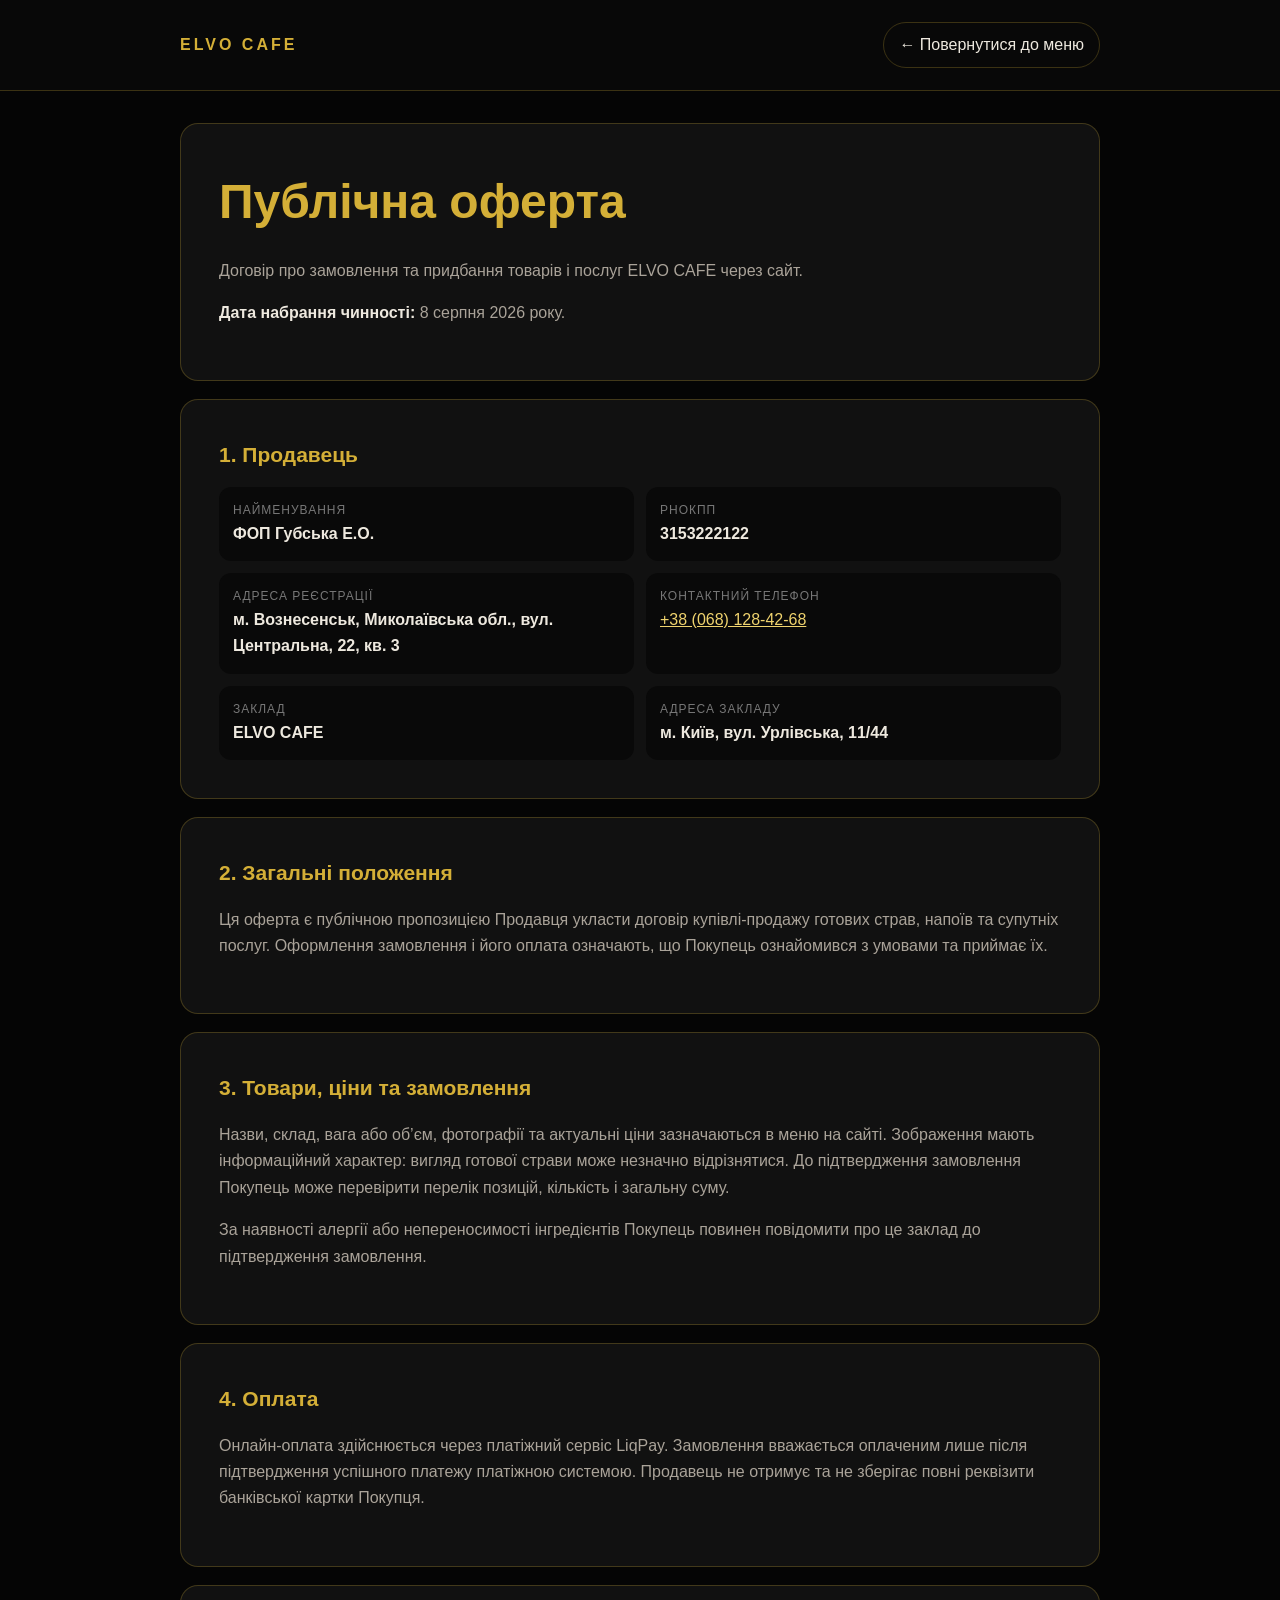
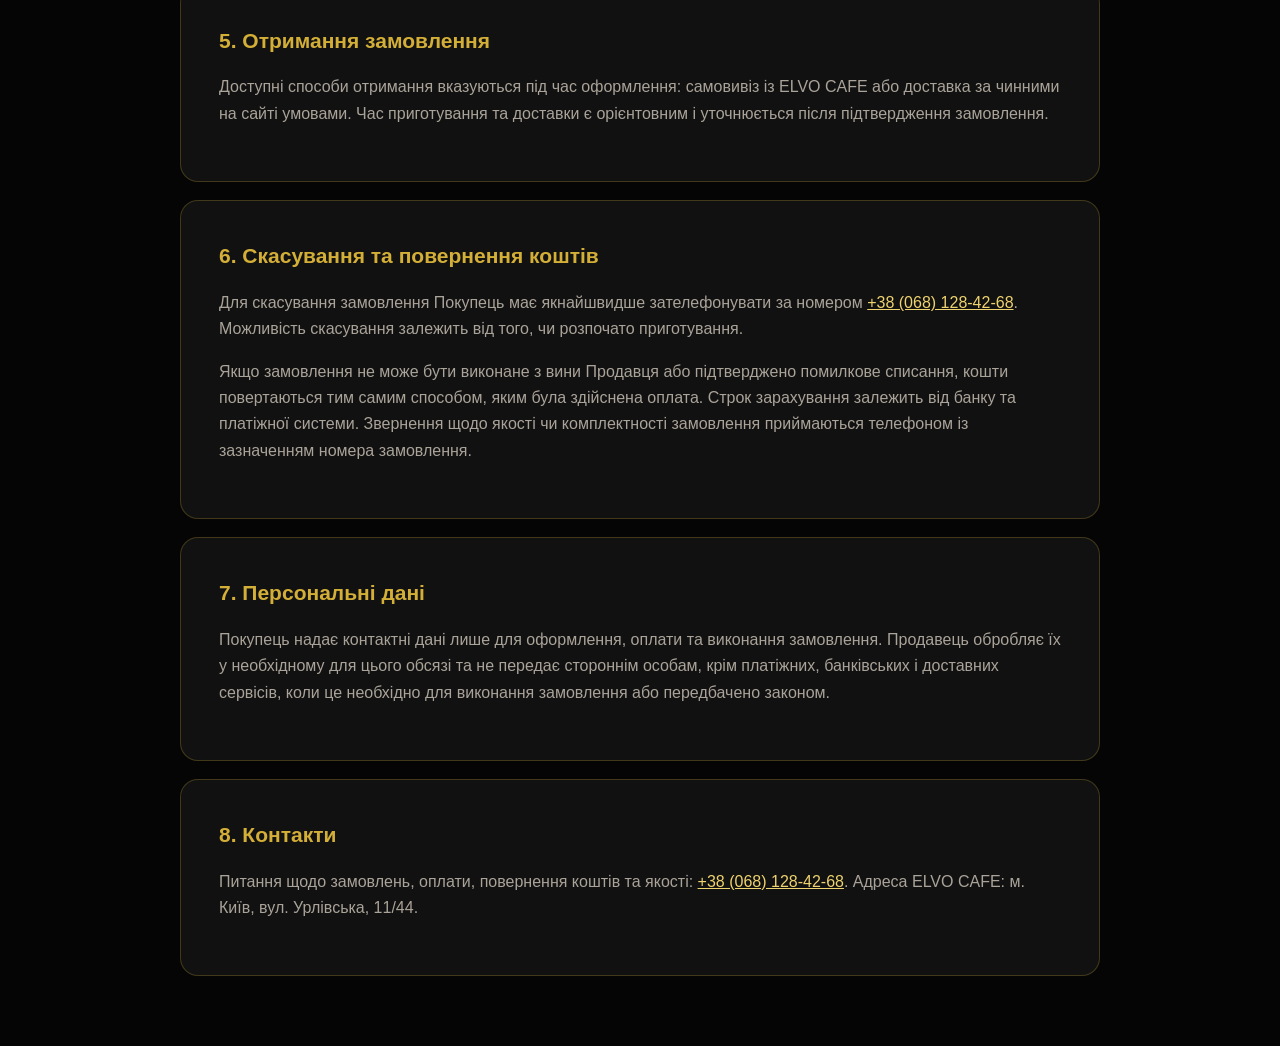
<file: oferta.html>
<!doctype html>
<html lang="uk">
<head>
  <meta charset="utf-8">
  <meta name="viewport" content="width=device-width,initial-scale=1">
  <meta name="description" content="Публічна оферта ELVO CAFE: умови замовлення, оплати, самовивозу та доставки.">
  <title>Публічна оферта — ELVO CAFE</title>
  <style>
    :root{color-scheme:dark;--gold:#d4af37;--text:#eee9df;--muted:#aaa399;--panel:#111;--line:rgba(212,175,55,.25)}
    *{box-sizing:border-box}body{margin:0;background:#050505;color:var(--text);font-family:-apple-system,BlinkMacSystemFont,"Segoe UI",sans-serif;line-height:1.65}
    header{border-bottom:1px solid var(--line);background:#080808}.bar{width:min(920px,calc(100% - 32px));margin:auto;padding:22px 0;display:flex;align-items:center;justify-content:space-between;gap:20px}.brand{color:var(--gold);font-weight:850;letter-spacing:3px}.back{color:var(--text);text-decoration:none;border:1px solid var(--line);border-radius:999px;padding:9px 15px}
    main{width:min(920px,calc(100% - 32px));margin:32px auto 70px}.hero,.section{background:var(--panel);border:1px solid var(--line);border-radius:18px;padding:clamp(20px,4vw,38px);margin-bottom:18px}h1{margin:0 0 8px;color:var(--gold);font-size:clamp(30px,6vw,48px)}h2{margin:0 0 14px;color:var(--gold);font-size:21px}p,li{color:var(--muted)}strong{color:var(--text)}a{color:#efd36e}.seller{display:grid;grid-template-columns:repeat(2,minmax(0,1fr));gap:12px}.seller div{padding:14px;background:#090909;border-radius:12px}.label{display:block;color:#777;font-size:12px;text-transform:uppercase;letter-spacing:1px}@media(max-width:650px){.seller{grid-template-columns:1fr}.bar{align-items:flex-start;flex-direction:column}}
  </style>
</head>
<body>
<header><div class="bar"><div class="brand">ELVO CAFE</div><a class="back" href="index.html">← Повернутися до меню</a></div></header>
<main>
  <section class="hero">
    <h1>Публічна оферта</h1>
    <p>Договір про замовлення та придбання товарів і послуг ELVO CAFE через сайт.</p>
    <p><strong>Дата набрання чинності:</strong> 8 серпня 2026 року.</p>
  </section>

  <section class="section">
    <h2>1. Продавець</h2>
    <div class="seller">
      <div><span class="label">Найменування</span><strong>ФОП Губська Е.О.</strong></div>
      <div><span class="label">РНОКПП</span><strong>3153222122</strong></div>
      <div><span class="label">Адреса реєстрації</span><strong>м. Вознесенськ, Миколаївська обл., вул. Центральна, 22, кв. 3</strong></div>
      <div><span class="label">Контактний телефон</span><a href="tel:+380681284268">+38 (068) 128-42-68</a></div>
      <div><span class="label">Заклад</span><strong>ELVO CAFE</strong></div>
      <div><span class="label">Адреса закладу</span><strong>м. Київ, вул. Урлівська, 11/44</strong></div>
    </div>
  </section>

  <section class="section">
    <h2>2. Загальні положення</h2>
    <p>Ця оферта є публічною пропозицією Продавця укласти договір купівлі-продажу готових страв, напоїв та супутніх послуг. Оформлення замовлення і його оплата означають, що Покупець ознайомився з умовами та приймає їх.</p>
  </section>

  <section class="section">
    <h2>3. Товари, ціни та замовлення</h2>
    <p>Назви, склад, вага або об’єм, фотографії та актуальні ціни зазначаються в меню на сайті. Зображення мають інформаційний характер: вигляд готової страви може незначно відрізнятися. До підтвердження замовлення Покупець може перевірити перелік позицій, кількість і загальну суму.</p>
    <p>За наявності алергії або непереносимості інгредієнтів Покупець повинен повідомити про це заклад до підтвердження замовлення.</p>
  </section>

  <section class="section">
    <h2>4. Оплата</h2>
    <p>Онлайн-оплата здійснюється через платіжний сервіс LiqPay. Замовлення вважається оплаченим лише після підтвердження успішного платежу платіжною системою. Продавець не отримує та не зберігає повні реквізити банківської картки Покупця.</p>
  </section>

  <section class="section">
    <h2>5. Отримання замовлення</h2>
    <p>Доступні способи отримання вказуються під час оформлення: самовивіз із ELVO CAFE або доставка за чинними на сайті умовами. Час приготування та доставки є орієнтовним і уточнюється після підтвердження замовлення.</p>
  </section>

  <section class="section">
    <h2>6. Скасування та повернення коштів</h2>
    <p>Для скасування замовлення Покупець має якнайшвидше зателефонувати за номером <a href="tel:+380681284268">+38 (068) 128-42-68</a>. Можливість скасування залежить від того, чи розпочато приготування.</p>
    <p>Якщо замовлення не може бути виконане з вини Продавця або підтверджено помилкове списання, кошти повертаються тим самим способом, яким була здійснена оплата. Строк зарахування залежить від банку та платіжної системи. Звернення щодо якості чи комплектності замовлення приймаються телефоном із зазначенням номера замовлення.</p>
  </section>

  <section class="section">
    <h2>7. Персональні дані</h2>
    <p>Покупець надає контактні дані лише для оформлення, оплати та виконання замовлення. Продавець обробляє їх у необхідному для цього обсязі та не передає стороннім особам, крім платіжних, банківських і доставних сервісів, коли це необхідно для виконання замовлення або передбачено законом.</p>
  </section>

  <section class="section">
    <h2>8. Контакти</h2>
    <p>Питання щодо замовлень, оплати, повернення коштів та якості: <a href="tel:+380681284268">+38 (068) 128-42-68</a>. Адреса ELVO CAFE: м. Київ, вул. Урлівська, 11/44.</p>
  </section>
</main>
</body>
</html>
</file>
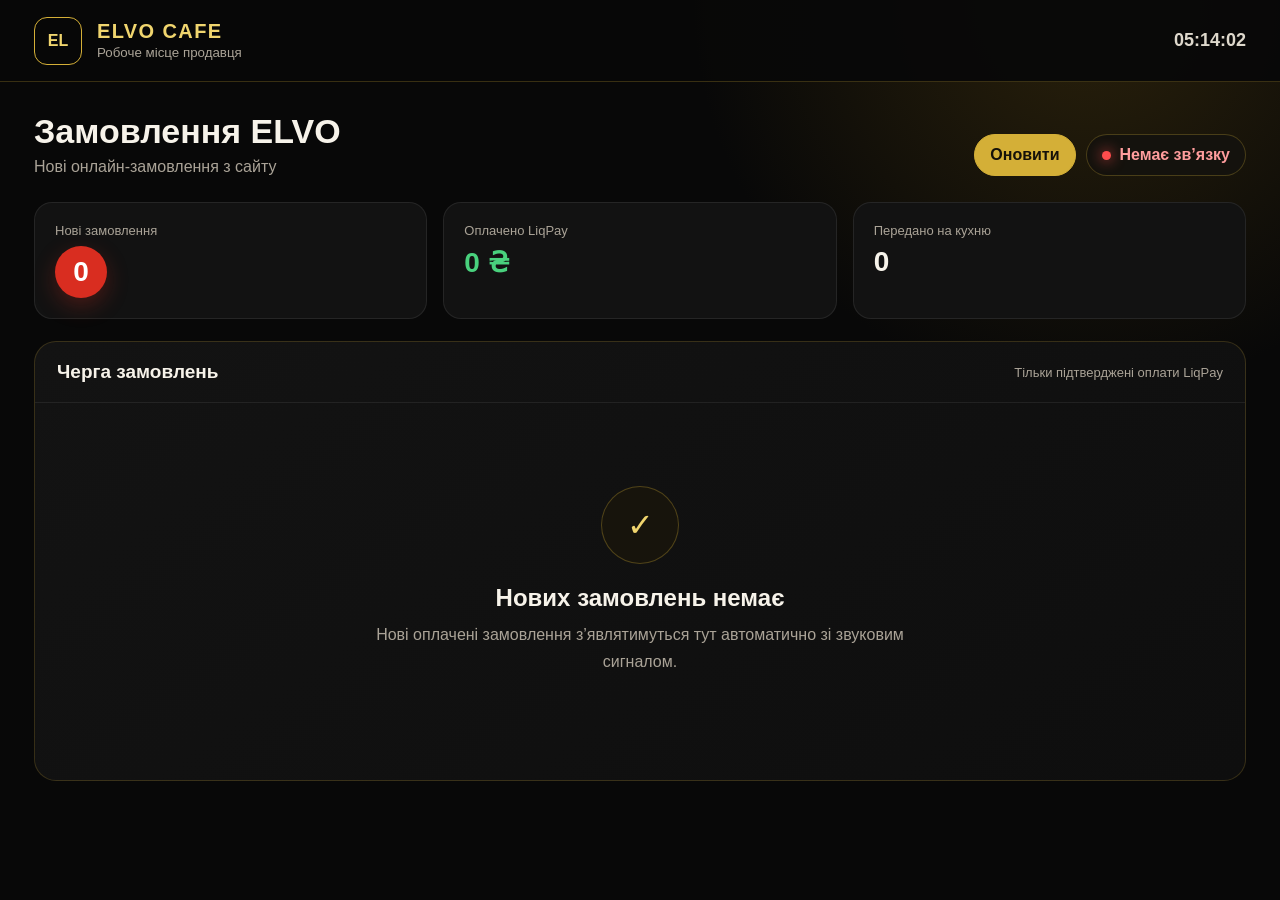
<file: orders.html>
<!doctype html>
<html lang="uk">
<head>
  <link rel="manifest" href="orders-elvo.webmanifest">
  <meta charset="utf-8">
  <meta name="viewport" content="width=device-width,initial-scale=1">
  <meta name="theme-color" content="#080808">
  <title>Замовлення ELVO</title>
  <style>
    *{box-sizing:border-box}
    :root{color-scheme:dark;--gold:#d4af37;--gold2:#f0d56e;--ink:#080808;--card:#121212;--muted:#aaa397;--green:#49d17d;--red:#ff4d4d}
    body{margin:0;min-height:100vh;background:radial-gradient(circle at 85% 0,#2a210b 0,transparent 28%),var(--ink);color:#f7f3ea;font-family:Inter,Segoe UI,Arial,sans-serif}
    header{height:82px;display:flex;align-items:center;justify-content:space-between;padding:0 34px;border-bottom:1px solid rgba(212,175,55,.24);background:rgba(8,8,8,.94)}
    .brand{display:flex;align-items:center;gap:15px}.mark{width:48px;height:48px;display:grid;place-items:center;border:1px solid var(--gold);border-radius:13px;color:var(--gold2);font-weight:900}.brand strong{display:block;color:var(--gold2);font-size:20px;letter-spacing:1.4px}.brand small{color:var(--muted)}
    .clock{font-size:18px;font-weight:750;color:#ded8cc}
    main{padding:30px 34px 50px}.top{display:flex;align-items:flex-end;justify-content:space-between;gap:20px;margin-bottom:26px}.top h1{margin:0 0 7px;font-size:34px}.top p{margin:0;color:var(--muted)}
    .top-actions{display:flex;align-items:center;gap:10px;flex-wrap:wrap}.status{display:flex;align-items:center;gap:9px;padding:11px 15px;border:1px solid rgba(212,175,55,.28);border-radius:999px;background:#14120d;color:var(--gold2);font-weight:750}.dot{width:9px;height:9px;border-radius:50%;background:var(--gold);box-shadow:0 0 14px var(--gold)}.status.ok{color:#75e3a1}.status.ok .dot{background:var(--green);box-shadow:0 0 14px var(--green)}.status.bad{color:#ff9d9d}.status.bad .dot{background:var(--red);box-shadow:0 0 14px var(--red)}
    .action{padding:11px 15px;border:1px solid var(--gold);border-radius:999px;background:var(--gold);color:#151109;font:inherit;font-weight:850;cursor:pointer}
    .stats{display:grid;grid-template-columns:repeat(3,minmax(180px,1fr));gap:16px;margin-bottom:22px}.stat{padding:20px;border:1px solid rgba(255,255,255,.08);border-radius:18px;background:var(--card)}.stat span{display:block;color:var(--muted);font-size:13px}.stat strong{display:block;margin-top:8px;font-size:28px}.stat:first-child strong{display:grid;place-items:center;width:max-content;min-width:52px;height:52px;padding:0 12px;border-radius:999px;background:#d92d20;color:#fff;box-shadow:0 8px 22px rgba(217,45,32,.28)}.stat:nth-child(2) strong{color:var(--green)}
    .panel{min-height:440px;border:1px solid rgba(212,175,55,.2);border-radius:22px;background:linear-gradient(145deg,#131313,#0e0e0e);overflow:hidden}.panel-head{display:flex;align-items:center;justify-content:space-between;padding:19px 22px;border-bottom:1px solid rgba(255,255,255,.07)}.panel-head h2{margin:0;font-size:19px}.panel-head span{color:var(--muted);font-size:13px}
    .empty{min-height:355px;display:grid;place-items:center;padding:30px;text-align:center}.empty[hidden]{display:none}.empty-inner{max-width:560px}.icon{width:78px;height:78px;display:grid;place-items:center;margin:0 auto 20px;border:1px solid rgba(212,175,55,.3);border-radius:50%;background:#17140c;color:var(--gold2);font-size:32px}.empty h3{margin:0 0 10px;font-size:24px}.empty p{margin:0 auto;color:var(--muted);line-height:1.65}
    .order-list{display:grid;gap:14px;padding:18px}.order-list:empty{display:none}.order-card{padding:18px;border:1px solid rgba(255,255,255,.1);border-radius:18px;background:#151515}.order-card.is-new{border-color:rgba(212,175,55,.65);box-shadow:0 0 0 1px rgba(212,175,55,.12)}.order-head{display:flex;align-items:flex-start;justify-content:space-between;gap:18px;margin-bottom:14px}.order-number{color:var(--gold2);font-size:19px;font-weight:900}.order-time{margin-top:4px;color:var(--muted);font-size:12px}.order-badge{padding:7px 10px;border-radius:999px;background:rgba(73,209,125,.13);color:#75e3a1;font-size:12px;font-weight:850}.order-items{margin:0;padding:0;list-style:none}.order-items li{display:flex;justify-content:space-between;gap:14px;padding:9px 0;border-bottom:1px solid rgba(255,255,255,.06);color:#e9e4da}.order-items li span:last-child{white-space:nowrap;color:#cfc7b7}.order-summary{display:flex;align-items:center;justify-content:space-between;gap:15px;margin-top:15px}.order-total{font-size:19px;font-weight:900}.order-total strong{color:var(--gold2)}.order-controls{display:flex;gap:8px;flex-wrap:wrap}.order-controls button{padding:9px 12px;border:1px solid rgba(212,175,55,.32);border-radius:10px;background:#191919;color:#eee8dc;font-weight:800;cursor:pointer}.order-controls button.primary{border-color:var(--gold);background:var(--gold);color:#17120a}
    @media(max-width:760px){header,main{padding-left:18px;padding-right:18px}.clock{display:none}.top{align-items:flex-start;flex-direction:column}.top-actions{width:100%}.action,.status{flex:1;justify-content:center}.stats{grid-template-columns:1fr}.top h1{font-size:28px}.order-head,.order-summary{align-items:flex-start;flex-direction:column}}
  </style>
</head>
<body>
  <header>
    <div class="brand"><div class="mark">EL</div><div><strong>ELVO CAFE</strong><small>Робоче місце продавця</small></div></div>
    <div class="clock" id="clock">--:--</div>
  </header>
  <main>
    <div class="top"><div><h1>Замовлення ELVO</h1><p>Нові онлайн-замовлення з сайту</p></div><div class="top-actions"><button class="action" id="refresh" type="button">Оновити</button><div class="status" id="status-box"><span class="dot"></span><span id="connection-status">Очікує підключення</span></div></div></div>
    <section class="stats" aria-label="Статистика замовлень">
      <div class="stat"><span>Нові замовлення</span><strong id="new-count">0</strong></div>
      <div class="stat"><span>Оплачено LiqPay</span><strong id="paid-total">0 ₴</strong></div>
      <div class="stat"><span>Передано на кухню</span><strong id="kitchen-count">0</strong></div>
    </section>
    <section class="panel">
      <div class="panel-head"><h2>Черга замовлень</h2><span>Тільки підтверджені оплати LiqPay</span></div>
      <div class="order-list" id="order-list" aria-live="polite"></div>
      <div class="empty" id="empty-state"><div class="empty-inner"><div class="icon">✓</div><h3>Нових замовлень немає</h3><p>Нові оплачені замовлення з’являтимуться тут автоматично зі звуковим сигналом.</p></div></div>
    </section>
  </main>
  <script>
    const API_BASE='https://elvo-menu.vercel.app';
    const clock=document.getElementById('clock');
    const orderList=document.getElementById('order-list');
    const emptyState=document.getElementById('empty-state');
    const newCount=document.getElementById('new-count');
    const paidTotal=document.getElementById('paid-total');
    const kitchenCount=document.getElementById('kitchen-count');
    const connectionStatus=document.getElementById('connection-status');
    const statusBox=document.getElementById('status-box');
    const refreshButton=document.getElementById('refresh');
    let orders=[];
    let seenIds=new Set();
    let busy=false;

    const tick=()=>clock.textContent=new Intl.DateTimeFormat('uk-UA',{hour:'2-digit',minute:'2-digit',second:'2-digit'}).format(new Date());
    tick();setInterval(tick,1000);
    const money=value=>`${Number(value||0).toLocaleString('uk-UA')} ₴`;
    const escapeHtml=value=>String(value??'').replace(/[&<>'\"]/g,char=>({'&':'&amp;','<':'&lt;','>':'&gt;',"'":'&#39;','\"':'&quot;'}[char]||char));
    const isPaid=order=>order.payment_status==='paid'||['success','sandbox'].includes(order.liqpay_status);
    const itemPrice=item=>Number(item.price||item.unit_price||0);
    const itemQty=item=>Number(item.qty||item.quantity||1);
    const setState=(text,kind='')=>{connectionStatus.textContent=text;statusBox.className=`status ${kind}`.trim()};

    const setAppBadge=count=>{
      const safeCount=Math.max(0,Math.round(Number(count)||0));
      document.title=safeCount?`(${safeCount}) Замовлення ELVO`:'Замовлення ELVO';
      if('setAppBadge' in navigator){safeCount?navigator.setAppBadge(safeCount).catch(()=>{}):navigator.clearAppBadge().catch(()=>{})}
    };

    // Single persistent AudioContext: browsers suspend audio until a user gesture unlocks it,
    // so reuse one context instead of creating/closing a new one per notification.
    let audioCtx=null;
    // If a new-order chime is requested while the context is still suspended (no gesture
    // has happened yet, e.g. the polling timer fired first), queue it so the very next
    // click/key/touch plays it instead of losing the sound silently.
    let pendingChime=false;
    const ensureAudioContext=()=>{
      const AudioContextClass=window.AudioContext||window.webkitAudioContext;
      if(!AudioContextClass)return null;
      if(!audioCtx)audioCtx=new AudioContextClass();
      return audioCtx;
    };
    const chime=context=>{
      [0,0.22,0.44].forEach((delay,index)=>{
        const oscillator=context.createOscillator();
        const gain=context.createGain();
        oscillator.type='sine';oscillator.frequency.value=660+(index*110);
        gain.gain.setValueAtTime(.0001,context.currentTime+delay);
        gain.gain.exponentialRampToValueAtTime(.32,context.currentTime+delay+.02);
        gain.gain.exponentialRampToValueAtTime(.0001,context.currentTime+delay+.22);
        oscillator.connect(gain).connect(context.destination);
        oscillator.start(context.currentTime+delay);oscillator.stop(context.currentTime+delay+.25);
      });
    };
    const unlockAudio=()=>{
      const ctx=ensureAudioContext();
      if(!ctx)return;
      if(ctx.state==='suspended'){
        ctx.resume().then(()=>{if(pendingChime){pendingChime=false;chime(ctx)}}).catch(()=>{});
      }else if(pendingChime){
        pendingChime=false;chime(ctx);
      }
    };
    ['pointerdown','keydown','click','touchstart'].forEach(evt=>document.addEventListener(evt,unlockAudio,{passive:true}));

    const playOrderSound=()=>{
      const context=ensureAudioContext();
      if(!context)return;
      if(context.state==='suspended'){
        // A resume() triggered outside a real user gesture can silently never resolve in
        // Chrome; queue the chime so it still fires on the next real interaction.
        pendingChime=true;
        context.resume().then(()=>{if(pendingChime){pendingChime=false;chime(context)}}).catch(()=>{});
        return;
      }
      chime(context);
    };

    const statusLabel=order=>{
      if(order.status==='completed')return 'Завершено';
      if(order.status==='ready')return 'Готово';
      if(order.status==='courier')return 'Передано кур’єру';
      if(order.status==='kitchen')return 'На кухні';
      if(order.status==='accepted')return 'Прийнято';
      return isPaid(order)?'Оплачено LiqPay':'Очікує оплату';
    };

    const render=()=>{
      const paidOrders=orders.filter(isPaid).filter(order=>order.status!=='cancelled');
      const fresh=paidOrders.filter(order=>['new','paid'].includes(order.status)).length;
      const paid=paidOrders.reduce((sum,order)=>sum+Number(order.total||order.amount||0),0);
      const kitchen=paidOrders.filter(order=>['kitchen','ready','courier'].includes(order.status)).length;
      newCount.textContent=fresh;paidTotal.textContent=money(paid);kitchenCount.textContent=kitchen;setAppBadge(fresh);
      emptyState.hidden=paidOrders.length>0;
      orderList.innerHTML=paidOrders.map(order=>{
        const items=Array.isArray(order.items)?order.items:[];
        const created=order.created_at?new Date(order.created_at):new Date();
        const time=new Intl.DateTimeFormat('uk-UA',{hour:'2-digit',minute:'2-digit'}).format(created);
        const fulfillment=order.fulfillment==='delivery'?'ДОСТАВКА':'САМОВИВІЗ';
        const total=Number(order.total||order.amount||0);
        let buttons='';
        if(['new','paid'].includes(order.status))buttons='<button class="primary" data-status="accepted">Прийняти</button>';
        else if(order.status==='accepted')buttons='<button class="primary" data-status="kitchen">На кухню</button>';
        else if(order.status==='kitchen')buttons='<button class="primary" data-status="ready">Готово</button>';
        else if(order.status==='ready')buttons=order.fulfillment==='delivery'?'<button class="primary" data-status="courier">Передано кур’єру</button>':'<button class="primary" data-status="completed">Видано клієнту</button>';
        else if(order.status==='courier')buttons='<button class="primary" data-status="completed">Завершити</button>';
        return `<article class="order-card ${['new','paid'].includes(order.status)?'is-new':''}" data-order-id="${escapeHtml(order.order_id)}"><div class="order-head"><div><div class="order-number">${escapeHtml(order.order_id)}</div><div class="order-time">${time} · ${fulfillment}${order.customer_phone?` · ${escapeHtml(order.customer_phone)}`:''}</div></div><span class="order-badge">${statusLabel(order)}</span></div><ul class="order-items">${items.map(item=>`<li><span>${itemQty(item)} × ${escapeHtml(item.name||item.title||'Товар')}</span><span>${money(itemPrice(item)*itemQty(item))}</span></li>`).join('')}</ul>${order.address?`<div class="order-time">Адреса: ${escapeHtml(order.address)}</div>`:''}${order.comment?`<div class="order-time">Коментар: ${escapeHtml(order.comment)}</div>`:''}<div class="order-summary"><div class="order-total">Разом: <strong>${money(total)}</strong></div><div class="order-controls">${buttons}</div></div></article>`;
      }).join('');
    };

    async function api(path,options={}){
      const response=await fetch(`${API_BASE}${path}`,{...options,headers:{'Content-Type':'application/json',...(options.headers||{})}});
      if(!response.ok)throw new Error(`HTTP_${response.status}`);
      return response.json();
    }

    async function loadOrders(){
      if(busy)return;busy=true;
      try{
        const rows=await api('/api/orders');
        const paidRows=(Array.isArray(rows)?rows:[]).filter(isPaid);
        const currentIds=new Set(paidRows.map(order=>order.order_id));
        if(seenIds.size){const hasNew=paidRows.some(order=>!seenIds.has(order.order_id));if(hasNew)playOrderSound()}
        seenIds=currentIds;orders=paidRows;render();setState('Підключено','ok');
      }catch(error){setState('Немає зв’язку','bad')}
      finally{busy=false}
    }

    async function setOrderStatus(orderId,status){
      try{await api('/api/orders',{method:'PATCH',body:JSON.stringify({orderId,status})});await loadOrders()}catch(error){alert('Не вдалося оновити замовлення')}
    }

    refreshButton.addEventListener('click',()=>loadOrders());
    orderList.addEventListener('click',event=>{const button=event.target.closest('[data-status]');if(!button)return;const card=button.closest('[data-order-id]');if(!card)return;setOrderStatus(card.dataset.orderId,button.dataset.status)});
    render();loadOrders();setInterval(loadOrders,5000);
  </script>
</body>
</html>
</file>
